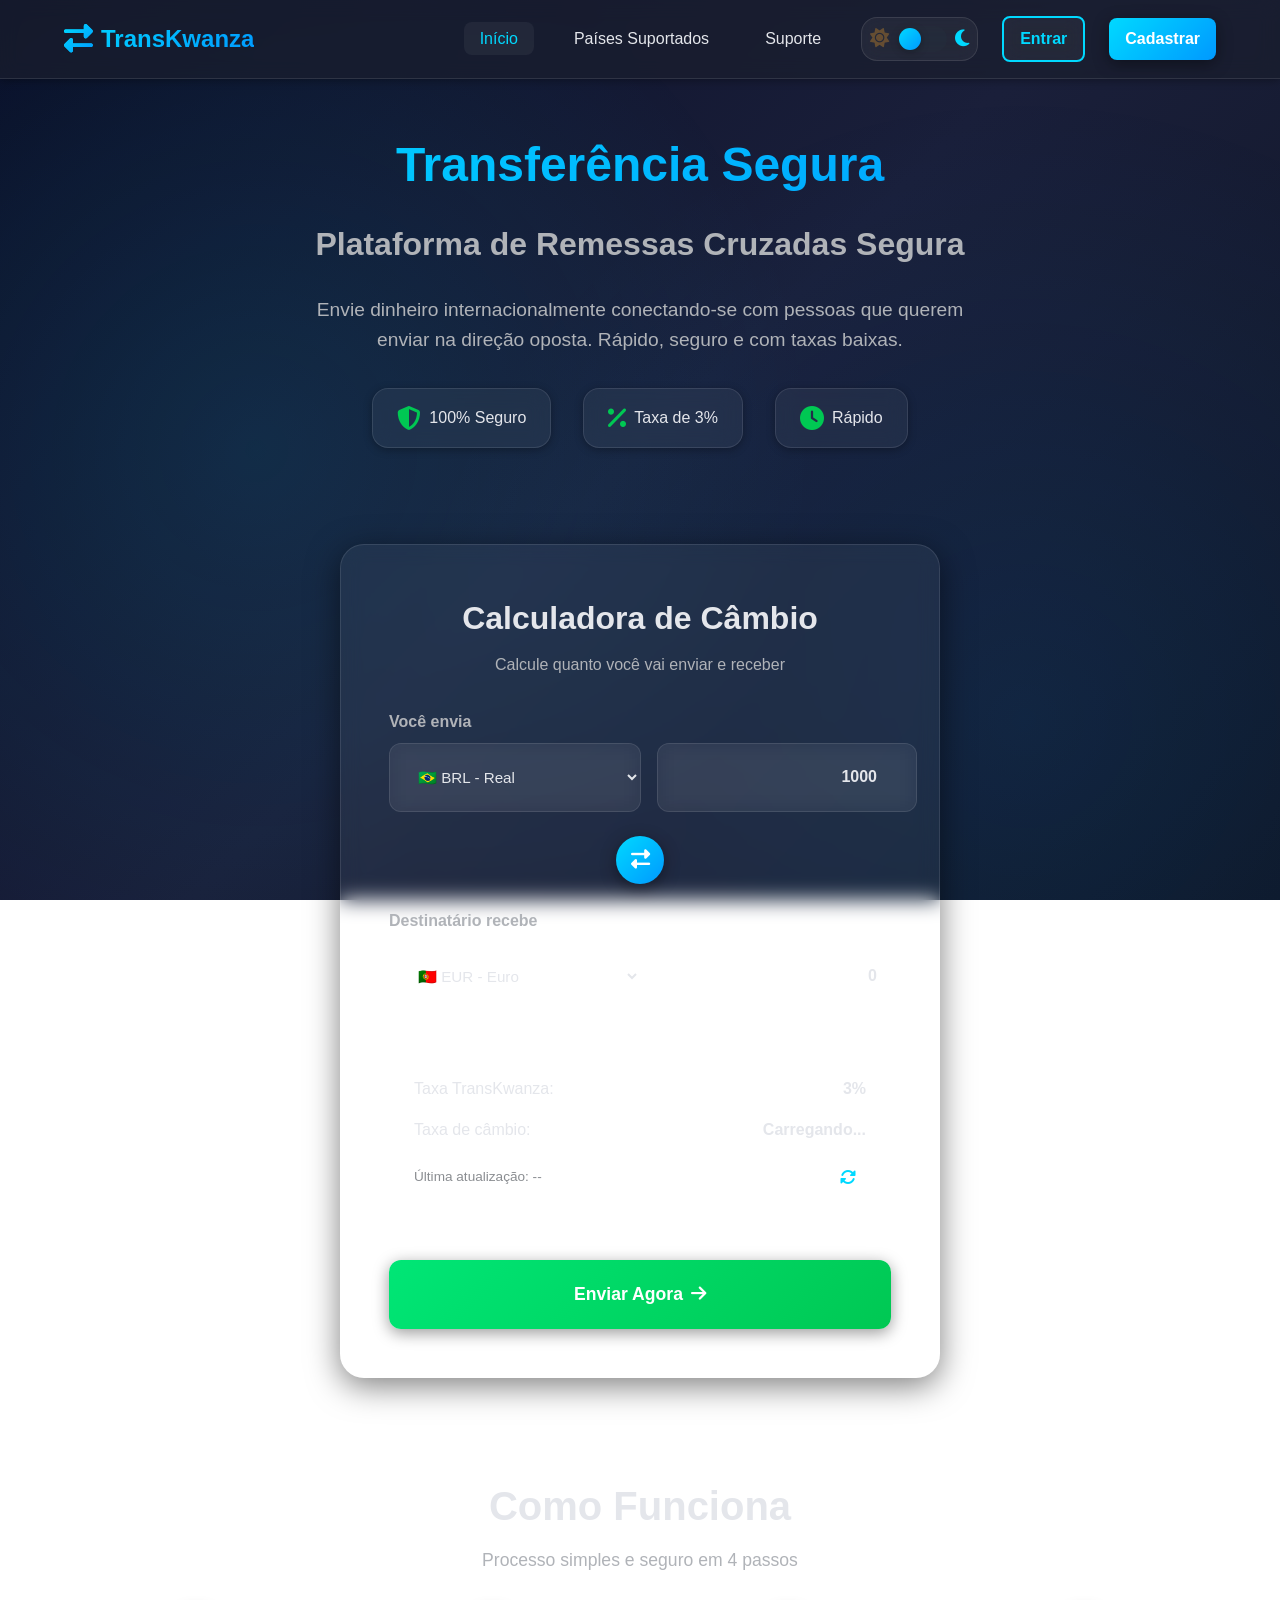
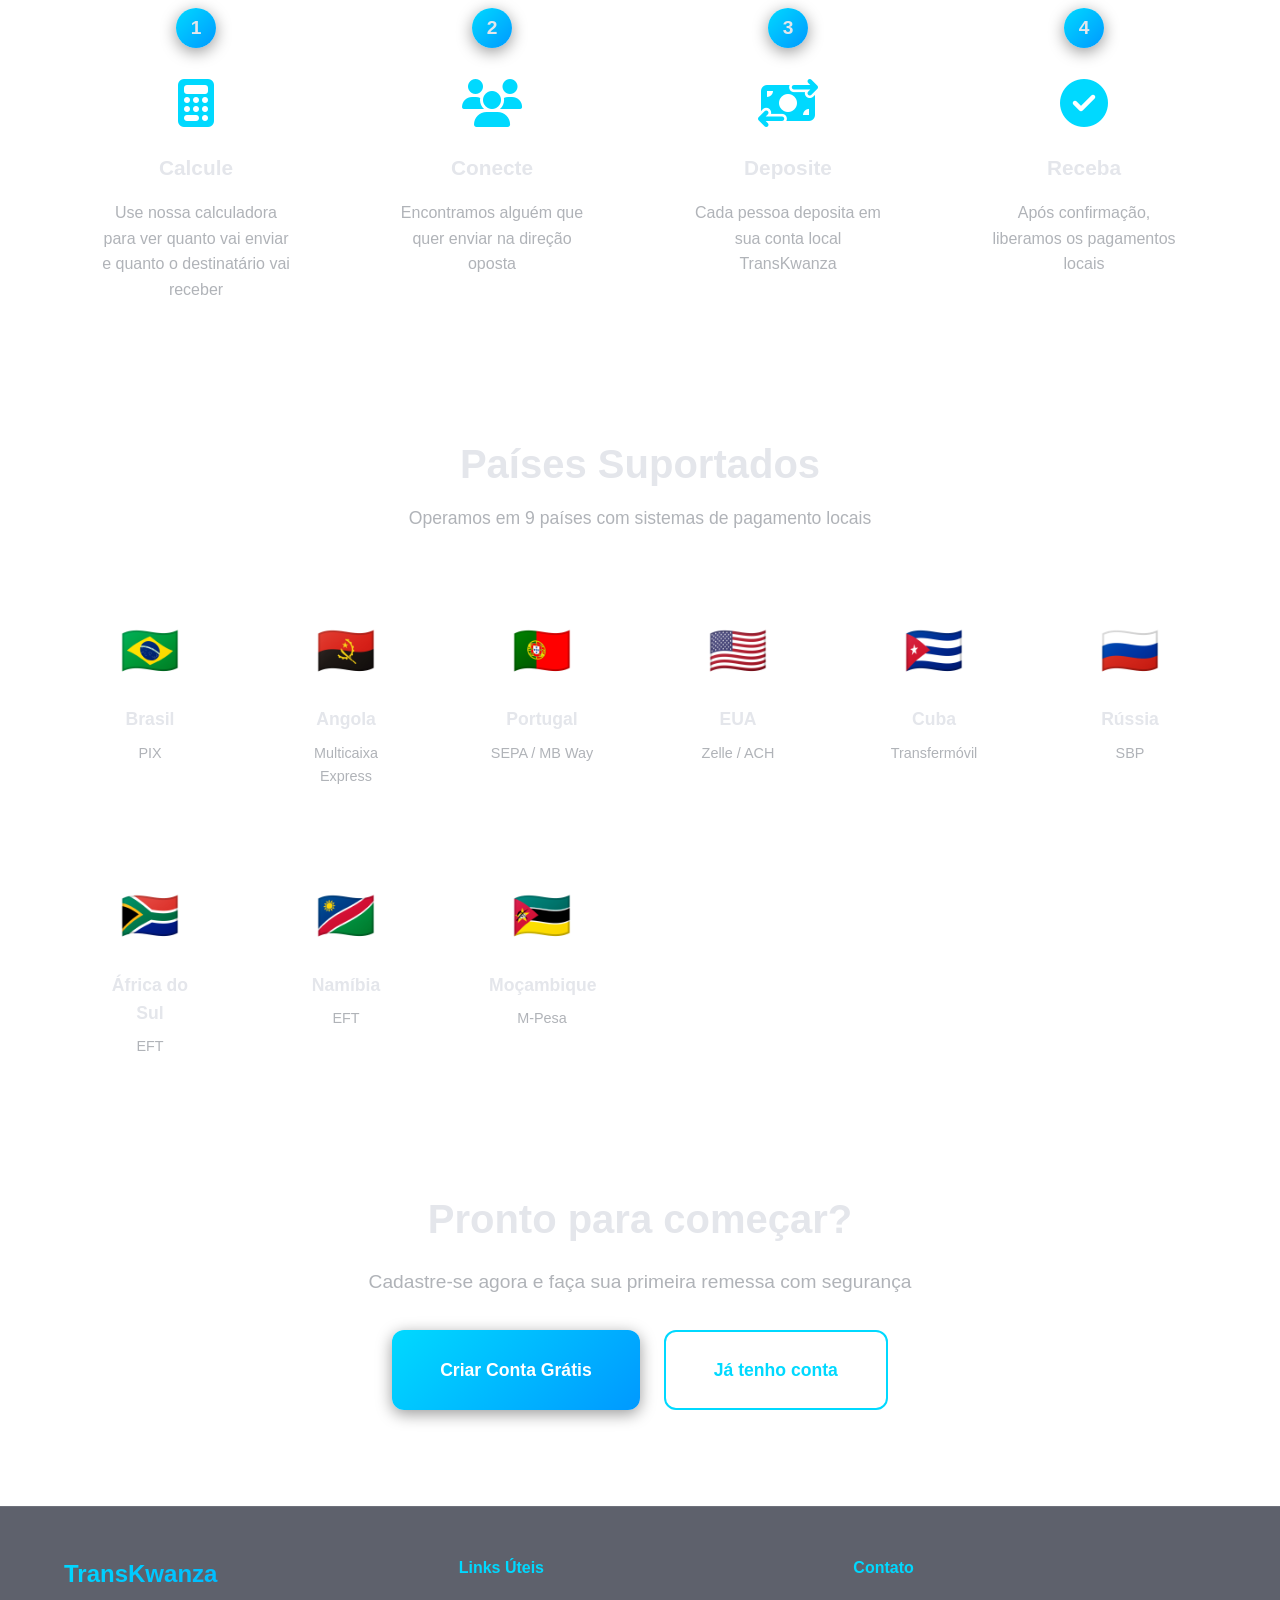
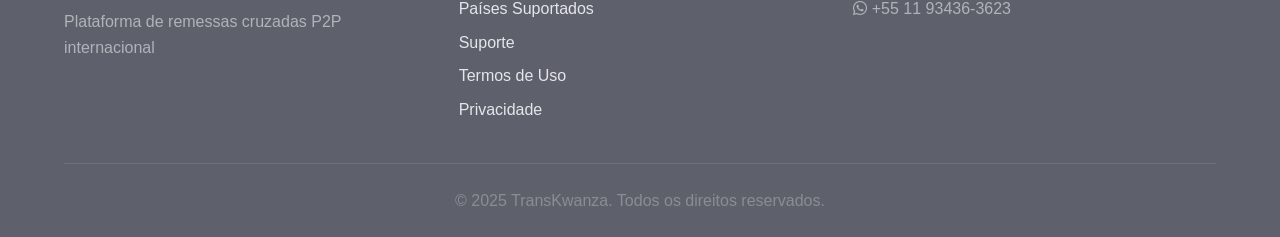
<file: index.html>
<!DOCTYPE html>
<html lang="pt-BR">
<head>
    <meta charset="UTF-8">
    <meta name="viewport" content="width=device-width, initial-scale=1.0">
    <title>TransKwanza - Plataforma de Remessas Cruzadas P2P Internacional</title>
    <link rel="stylesheet" href="css/style.css">
    <link rel="stylesheet" href="https://cdnjs.cloudflare.com/ajax/libs/font-awesome/6.4.0/css/all.min.css">
</head>
<body>
    <!-- Header -->
    <header>
        <nav class="navbar">
            <div class="container">
                <a href="index.html" class="logo">
                    <i class="fas fa-exchange-alt"></i>
                    <span>TransKwanza</span>
                </a>
                <ul class="nav-menu" id="nav-menu">
                    <li><a href="index.html" class="active">Início</a></li>
                    <li><a href="paises.html">Países Suportados</a></li>
                    <li><a href="suporte.html">Suporte</a></li>
                    <li>
                        <div class="theme-toggle" id="themeToggle">
                            <i class="fas fa-sun theme-icon-sun"></i>
                            <div class="theme-toggle-switch"></div>
                            <i class="fas fa-moon theme-icon-moon"></i>
                        </div>
                    </li>
                    <li><a href="login.html" class="btn-secondary">Entrar</a></li>
                    <li><a href="cadastro.html" class="btn-primary">Cadastrar</a></li>
                </ul>
                <div class="hamburger" id="hamburger">
                    <span></span>
                    <span></span>
                    <span></span>
                </div>
            </div>
        </nav>
    </header>

    <!-- Hero Section -->
    <section class="hero">
        <div class="container">
            <div class="hero-content">
                <h1>Transferência Segura</h1>
                <h2>Plataforma de Remessas Cruzadas Segura</h2>
                <p>Envie dinheiro internacionalmente conectando-se com pessoas que querem enviar na direção oposta. Rápido, seguro e com taxas baixas.</p>
                <div class="hero-features">
                    <div class="feature">
                        <i class="fas fa-shield-alt"></i>
                        <span>100% Seguro</span>
                    </div>
                    <div class="feature">
                        <i class="fas fa-percent"></i>
                        <span>Taxa de 3%</span>
                    </div>
                    <div class="feature">
                        <i class="fas fa-clock"></i>
                        <span>Rápido</span>
                    </div>
                </div>
            </div>
        </div>
    </section>

    <!-- Calculator Section -->
    <section class="calculator-section">
        <div class="container">
            <div class="calculator-card">
                <h2>Calculadora de Câmbio</h2>
                <p class="subtitle">Calcule quanto você vai enviar e receber</p>

                <div class="calculator">
                    <!-- Origem -->
                    <div class="currency-group">
                        <label>Você envia</label>
                        <div class="input-group">
                            <select id="fromCurrency" class="currency-select">
                                <option value="BRL" data-flag="🇧🇷">🇧🇷 BRL - Real</option>
                                <option value="USD" data-flag="🇺🇸">🇺🇸 USD - Dólar</option>
                                <option value="EUR" data-flag="🇵🇹">🇵🇹 EUR - Euro</option>
                                <option value="AOA" data-flag="🇦🇴">🇦🇴 AOA - Kwanza</option>
                                <option value="CUP" data-flag="🇨🇺">🇨🇺 CUP - Peso Cubano</option>
                                <option value="RUB" data-flag="🇷🇺">🇷🇺 RUB - Rublo</option>
                                <option value="ZAR" data-flag="🇿🇦">🇿🇦 ZAR - Rand</option>
                                <option value="NAD" data-flag="🇳🇦">🇳🇦 NAD - Dólar Namibiano</option>
                                <option value="MZN" data-flag="🇲🇿">🇲🇿 MZN - Metical</option>
                            </select>
                            <input type="number" id="fromAmount" class="amount-input" value="1000" min="0" step="0.01">
                        </div>
                    </div>

                    <!-- Swap Button -->
                    <div class="swap-container">
                        <button class="swap-btn" id="swapBtn">
                            <i class="fas fa-exchange-alt"></i>
                        </button>
                    </div>

                    <!-- Destino -->
                    <div class="currency-group">
                        <label>Destinatário recebe</label>
                        <div class="input-group">
                            <select id="toCurrency" class="currency-select">
                                <option value="EUR" data-flag="🇵🇹">🇵🇹 EUR - Euro</option>
                                <option value="BRL" data-flag="🇧🇷">🇧🇷 BRL - Real</option>
                                <option value="USD" data-flag="🇺🇸">🇺🇸 USD - Dólar</option>
                                <option value="AOA" data-flag="🇦🇴">🇦🇴 AOA - Kwanza</option>
                                <option value="CUP" data-flag="🇨🇺">🇨🇺 CUP - Peso Cubano</option>
                                <option value="RUB" data-flag="🇷🇺">🇷🇺 RUB - Rublo</option>
                                <option value="ZAR" data-flag="🇿🇦">🇿🇦 ZAR - Rand</option>
                                <option value="NAD" data-flag="🇳🇦">🇳🇦 NAD - Dólar Namibiano</option>
                                <option value="MZN" data-flag="🇲🇿">🇲🇿 MZN - Metical</option>
                            </select>
                            <input type="number" id="toAmount" class="amount-input" value="0" readonly>
                        </div>
                    </div>

                    <!-- Info -->
                    <div class="exchange-info">
                        <div class="info-row">
                            <span>Taxa TransKwanza:</span>
                            <strong>3%</strong>
                        </div>
                        <div class="info-row">
                            <span>Taxa de câmbio:</span>
                            <strong id="exchangeRate">Carregando...</strong>
                        </div>
                        <div class="info-row small">
                            <span id="lastUpdate">Última atualização: --</span>
                            <button class="btn-refresh-rates" id="refreshRatesBtn" title="Atualizar taxas de câmbio">
                                <i class="fas fa-sync-alt"></i>
                            </button>
                        </div>
                    </div>

                    <!-- Action Button -->
                    <button class="btn-send" id="sendBtn">
                        Enviar Agora
                        <i class="fas fa-arrow-right"></i>
                    </button>
                </div>
            </div>
        </div>
    </section>

    <!-- How it Works -->
    <section class="how-it-works">
        <div class="container">
            <h2>Como Funciona</h2>
            <p class="subtitle">Processo simples e seguro em 4 passos</p>

            <div class="steps">
                <div class="step">
                    <div class="step-number">1</div>
                    <i class="fas fa-calculator"></i>
                    <h3>Calcule</h3>
                    <p>Use nossa calculadora para ver quanto vai enviar e quanto o destinatário vai receber</p>
                </div>
                <div class="step">
                    <div class="step-number">2</div>
                    <i class="fas fa-users"></i>
                    <h3>Conecte</h3>
                    <p>Encontramos alguém que quer enviar na direção oposta</p>
                </div>
                <div class="step">
                    <div class="step-number">3</div>
                    <i class="fas fa-money-bill-transfer"></i>
                    <h3>Deposite</h3>
                    <p>Cada pessoa deposita em sua conta local TransKwanza</p>
                </div>
                <div class="step">
                    <div class="step-number">4</div>
                    <i class="fas fa-check-circle"></i>
                    <h3>Receba</h3>
                    <p>Após confirmação, liberamos os pagamentos locais</p>
                </div>
            </div>
        </div>
    </section>

    <!-- Countries Section -->
    <section class="countries-section">
        <div class="container">
            <h2>Países Suportados</h2>
            <p class="subtitle">Operamos em 9 países com sistemas de pagamento locais</p>

            <div class="countries-grid">
                <div class="country-card">
                    <span class="flag">🇧🇷</span>
                    <h3>Brasil</h3>
                    <p>PIX</p>
                </div>
                <div class="country-card">
                    <span class="flag">🇦🇴</span>
                    <h3>Angola</h3>
                    <p>Multicaixa Express</p>
                </div>
                <div class="country-card">
                    <span class="flag">🇵🇹</span>
                    <h3>Portugal</h3>
                    <p>SEPA / MB Way</p>
                </div>
                <div class="country-card">
                    <span class="flag">🇺🇸</span>
                    <h3>EUA</h3>
                    <p>Zelle / ACH</p>
                </div>
                <div class="country-card">
                    <span class="flag">🇨🇺</span>
                    <h3>Cuba</h3>
                    <p>Transfermóvil</p>
                </div>
                <div class="country-card">
                    <span class="flag">🇷🇺</span>
                    <h3>Rússia</h3>
                    <p>SBP</p>
                </div>
                <div class="country-card">
                    <span class="flag">🇿🇦</span>
                    <h3>África do Sul</h3>
                    <p>EFT</p>
                </div>
                <div class="country-card">
                    <span class="flag">🇳🇦</span>
                    <h3>Namíbia</h3>
                    <p>EFT</p>
                </div>
                <div class="country-card">
                    <span class="flag">🇲🇿</span>
                    <h3>Moçambique</h3>
                    <p>M-Pesa</p>
                </div>
            </div>
        </div>
    </section>

    <!-- CTA Section -->
    <section class="cta-section">
        <div class="container">
            <h2>Pronto para começar?</h2>
            <p>Cadastre-se agora e faça sua primeira remessa com segurança</p>
            <div class="cta-buttons">
                <a href="cadastro.html" class="btn-primary btn-large">Criar Conta Grátis</a>
                <a href="login.html" class="btn-secondary btn-large">Já tenho conta</a>
            </div>
        </div>
    </section>

    <!-- Footer -->
    <footer>
        <div class="container">
            <div class="footer-content">
                <div class="footer-section">
                    <h3>TransKwanza</h3>
                    <p>Plataforma de remessas cruzadas P2P internacional</p>
                </div>
                <div class="footer-section">
                    <h4>Links Úteis</h4>
                    <ul>
                        <li><a href="paises.html">Países Suportados</a></li>
                        <li><a href="suporte.html">Suporte</a></li>
                        <li><a href="termos.html">Termos de Uso</a></li>
                        <li><a href="privacidade.html">Privacidade</a></li>
                    </ul>
                </div>
                <div class="footer-section">
                    <h4>Contato</h4>
                    <p><i class="fab fa-whatsapp"></i> +55 11 93436-3623</p>
                </div>
            </div>
            <div class="footer-bottom">
                <p>&copy; 2025 TransKwanza. Todos os direitos reservados.</p>
            </div>
        </div>
    </footer>

    <script src="js/theme.js"></script>
    <script src="js/main.js"></script>
    <script src="js/currency.js"></script>
</body>
</html>
</file>
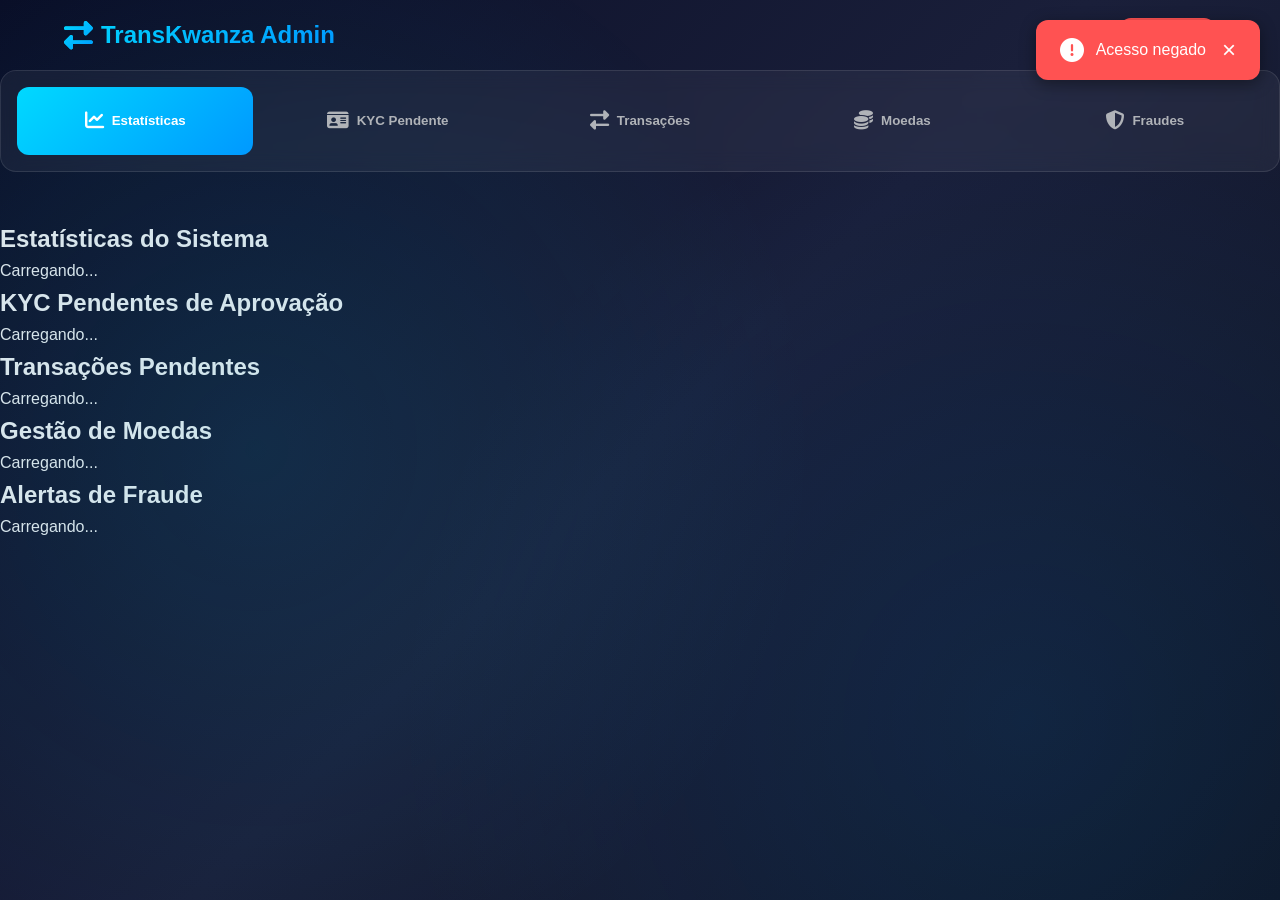
<file: admin.html>
<!DOCTYPE html>
<html lang="pt-BR" data-theme="dark">
<head>
    <meta charset="UTF-8">
    <meta name="viewport" content="width=device-width, initial-scale=1.0">
    <title>Admin - TransKwanza</title>
    <link rel="stylesheet" href="css/style.css">
    <link rel="stylesheet" href="css/dashboard.css">
    <link rel="stylesheet" href="https://cdnjs.cloudflare.com/ajax/libs/font-awesome/6.4.0/css/all.min.css">
</head>
<body>
    <div class="dashboard-container">
        <div class="dashboard-header">
            <div class="navbar">
                <div class="container">
                    <a href="index.html" class="logo">
                        <i class="fas fa-exchange-alt"></i>
                        <span>TransKwanza Admin</span>
                    </a>
                    <div class="nav-right">
                        <button class="btn-logout" id="logoutBtn">
                            <i class="fas fa-sign-out-alt"></i> Sair
                        </button>
                    </div>
                </div>
            </div>
        </div>

        <div class="dashboard-content">
            <div class="tabs-nav">
                <button class="tab-btn active" data-tab="stats"><i class="fas fa-chart-line"></i> Estatísticas</button>
                <button class="tab-btn" data-tab="kyc"><i class="fas fa-id-card"></i> KYC Pendente</button>
                <button class="tab-btn" data-tab="transactions"><i class="fas fa-exchange-alt"></i> Transações</button>
                <button class="tab-btn" data-tab="currencies"><i class="fas fa-coins"></i> Moedas</button>
                <button class="tab-btn" data-tab="fraud"><i class="fas fa-shield-alt"></i> Fraudes</button>
            </div>

            <div class="tabs-content">
                <div class="tab-pane active" id="stats">
                    <h2>Estatísticas do Sistema</h2>
                    <div id="statsContainer">Carregando...</div>
                </div>

                <div class="tab-pane" id="kyc">
                    <h2>KYC Pendentes de Aprovação</h2>
                    <div id="kycContainer">Carregando...</div>
                </div>

                <div class="tab-pane" id="transactions">
                    <h2>Transações Pendentes</h2>
                    <div id="transactionsContainer">Carregando...</div>
                </div>

                <div class="tab-pane" id="currencies">
                    <h2>Gestão de Moedas</h2>
                    <div id="currenciesContainer">Carregando...</div>
                </div>

                <div class="tab-pane" id="fraud">
                    <h2>Alertas de Fraude</h2>
                    <div id="fraudContainer">Carregando...</div>
                </div>
            </div>
        </div>
    </div>

    <div id="notification-container"></div>

    <script src="js/theme.js"></script>
    <script src="js/main.js"></script>
    <script src="js/admin.js"></script>
</body>
</html>
</file>
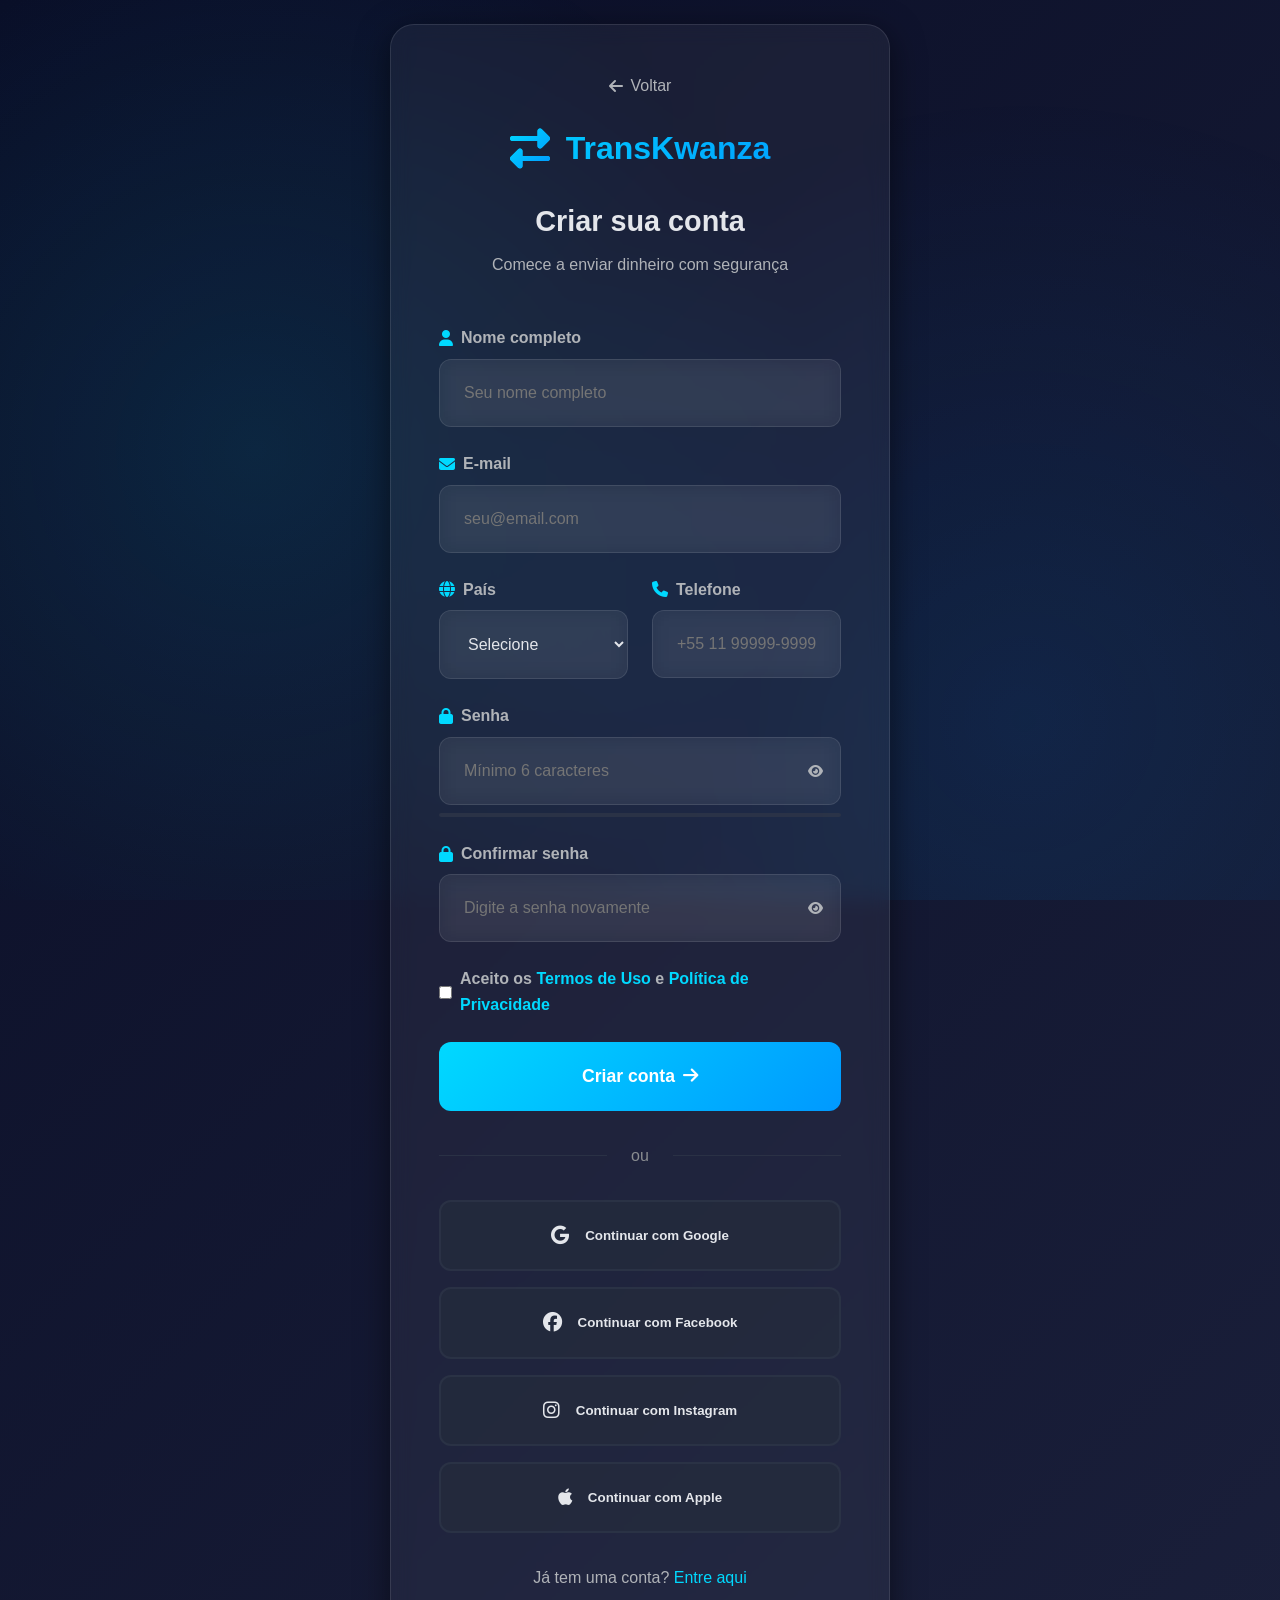
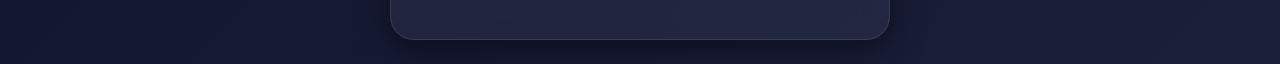
<file: cadastro.html>
<!DOCTYPE html>
<html lang="pt-BR">
<head>
    <meta charset="UTF-8">
    <meta name="viewport" content="width=device-width, initial-scale=1.0">
    <title>Cadastro - TransKwanza</title>
    <link rel="stylesheet" href="css/style.css">
    <link rel="stylesheet" href="css/auth.css">
    <link rel="stylesheet" href="https://cdnjs.cloudflare.com/ajax/libs/font-awesome/6.4.0/css/all.min.css">
</head>
<body>
    <div class="auth-container">
        <div class="auth-card">
            <div class="auth-header">
                <a href="index.html" class="back-link">
                    <i class="fas fa-arrow-left"></i> Voltar
                </a>
                <a href="index.html" class="logo-large">
                    <i class="fas fa-exchange-alt"></i>
                    <span>TransKwanza</span>
                </a>
                <h1>Criar sua conta</h1>
                <p>Comece a enviar dinheiro com segurança</p>
            </div>

            <form id="cadastroForm" class="auth-form">
                <div class="form-group">
                    <label for="name">
                        <i class="fas fa-user"></i>
                        Nome completo
                    </label>
                    <input
                        type="text"
                        id="name"
                        name="name"
                        required
                        placeholder="Seu nome completo"
                        autocomplete="name"
                    >
                </div>

                <div class="form-group">
                    <label for="email">
                        <i class="fas fa-envelope"></i>
                        E-mail
                    </label>
                    <input
                        type="email"
                        id="email"
                        name="email"
                        required
                        placeholder="seu@email.com"
                        autocomplete="email"
                    >
                </div>

                <div class="form-row">
                    <div class="form-group">
                        <label for="country">
                            <i class="fas fa-globe"></i>
                            País
                        </label>
                        <select id="country" name="country" required>
                            <option value="">Selecione</option>
                            <option value="BR" data-flag="🇧🇷">🇧🇷 Brasil</option>
                            <option value="AO" data-flag="🇦🇴">🇦🇴 Angola</option>
                            <option value="PT" data-flag="🇵🇹">🇵🇹 Portugal</option>
                            <option value="US" data-flag="🇺🇸">🇺🇸 Estados Unidos</option>
                            <option value="CU" data-flag="🇨🇺">🇨🇺 Cuba</option>
                            <option value="RU" data-flag="🇷🇺">🇷🇺 Rússia</option>
                            <option value="ZA" data-flag="🇿🇦">🇿🇦 África do Sul</option>
                            <option value="NA" data-flag="🇳🇦">🇳🇦 Namíbia</option>
                            <option value="MZ" data-flag="🇲🇿">🇲🇿 Moçambique</option>
                        </select>
                    </div>

                    <div class="form-group">
                        <label for="phone">
                            <i class="fas fa-phone"></i>
                            Telefone
                        </label>
                        <input
                            type="tel"
                            id="phone"
                            name="phone"
                            required
                            placeholder="+55 11 99999-9999"
                            autocomplete="tel"
                        >
                    </div>
                </div>

                <div class="form-group">
                    <label for="password">
                        <i class="fas fa-lock"></i>
                        Senha
                    </label>
                    <div class="password-input">
                        <input
                            type="password"
                            id="password"
                            name="password"
                            required
                            placeholder="Mínimo 6 caracteres"
                            autocomplete="new-password"
                            minlength="6"
                        >
                        <button type="button" class="toggle-password" id="togglePassword">
                            <i class="fas fa-eye"></i>
                        </button>
                    </div>
                    <div class="password-strength" id="passwordStrength"></div>
                </div>

                <div class="form-group">
                    <label for="confirmPassword">
                        <i class="fas fa-lock"></i>
                        Confirmar senha
                    </label>
                    <div class="password-input">
                        <input
                            type="password"
                            id="confirmPassword"
                            name="confirmPassword"
                            required
                            placeholder="Digite a senha novamente"
                            autocomplete="new-password"
                            minlength="6"
                        >
                        <button type="button" class="toggle-password" id="toggleConfirmPassword">
                            <i class="fas fa-eye"></i>
                        </button>
                    </div>
                </div>

                <div class="form-group">
                    <label class="checkbox-label">
                        <input type="checkbox" id="acceptTerms" name="acceptTerms" required>
                        <span>Aceito os <a href="termos.html" target="_blank" class="link-primary">Termos de Uso</a> e <a href="privacidade.html" target="_blank" class="link-primary">Política de Privacidade</a></span>
                    </label>
                </div>

                <button type="submit" class="btn-submit">
                    Criar conta
                    <i class="fas fa-arrow-right"></i>
                </button>
            </form>

            <div class="auth-divider">
                <span>ou</span>
            </div>

            <div class="social-login">
                <button class="btn-social btn-google" onclick="SocialLogin.google()">
                    <i class="fab fa-google"></i>
                    Continuar com Google
                </button>
                <button class="btn-social btn-facebook" onclick="SocialLogin.facebook()">
                    <i class="fab fa-facebook"></i>
                    Continuar com Facebook
                </button>
                <button class="btn-social btn-instagram" onclick="SocialLogin.instagram()">
                    <i class="fab fa-instagram"></i>
                    Continuar com Instagram
                </button>
                <button class="btn-social btn-apple" onclick="SocialLogin.apple()">
                    <i class="fab fa-apple"></i>
                    Continuar com Apple
                </button>
            </div>

            <div class="auth-footer">
                <p>Já tem uma conta? <a href="login.html" class="link-primary">Entre aqui</a></p>
            </div>
        </div>
    </div>

    <script src="js/theme.js"></script>
    <script src="js/main.js"></script>
    <script src="js/social-login.js"></script>
    <script src="js/auth.js"></script>
</body>
</html>
</file>
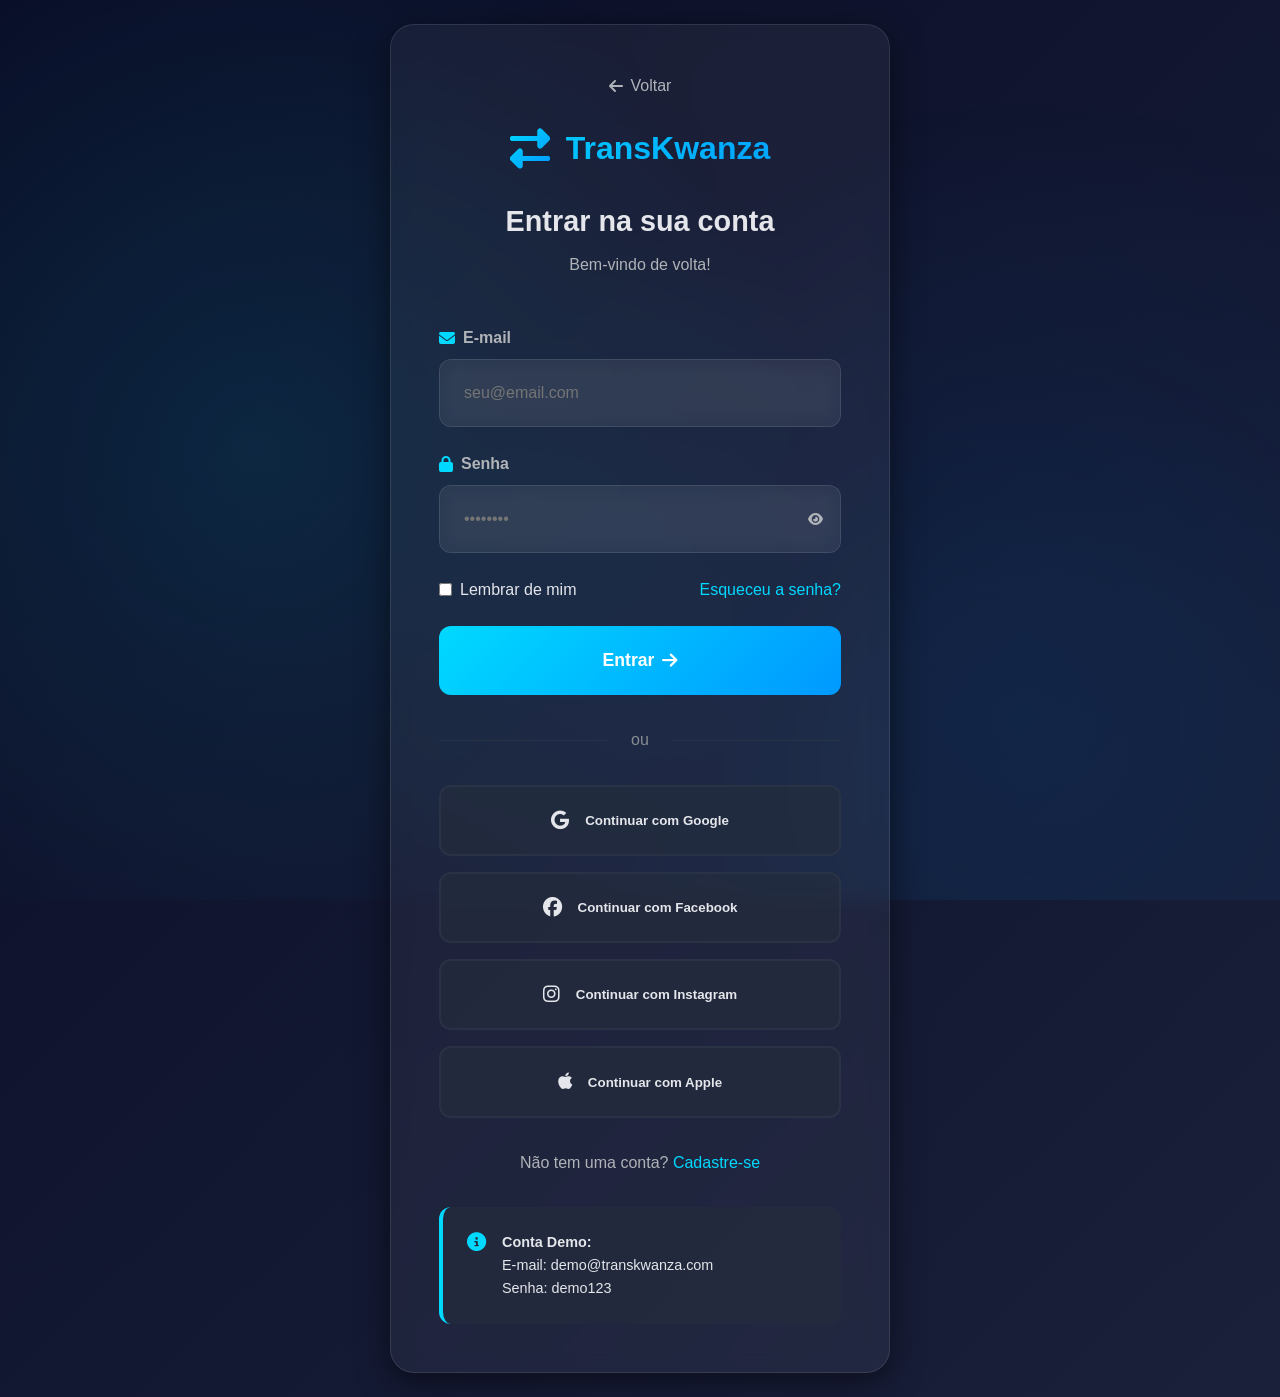
<file: dashboard.html>
<!DOCTYPE html>
<html lang="pt-BR">
<head>
    <meta charset="UTF-8">
    <meta name="viewport" content="width=device-width, initial-scale=1.0">
    <title>Dashboard - TransKwanza</title>
    <link rel="stylesheet" href="css/style.css">
    <link rel="stylesheet" href="css/dashboard.css">
    <link rel="stylesheet" href="https://cdnjs.cloudflare.com/ajax/libs/font-awesome/6.4.0/css/all.min.css">
</head>
<body>
    <!-- Header -->
    <header class="dashboard-header">
        <nav class="navbar">
            <div class="container">
                <a href="dashboard.html" class="logo">
                    <i class="fas fa-exchange-alt"></i>
                    <span>TransKwanza</span>
                </a>
                <div class="nav-right">
                    <div class="theme-toggle" id="themeToggle">
                        <i class="fas fa-sun theme-icon-sun"></i>
                        <div class="theme-toggle-switch"></div>
                        <i class="fas fa-moon theme-icon-moon"></i>
                    </div>
                    <div class="user-info">
                        <i class="fas fa-user-circle"></i>
                        <span id="userName">Usuário</span>
                    </div>
                    <button class="btn-logout" id="logoutBtn">
                        <i class="fas fa-sign-out-alt"></i>
                        <span>Sair</span>
                    </button>
                </div>
            </div>
        </nav>
    </header>

    <!-- Main Content -->
    <main class="dashboard-main">
        <div class="container">
            <!-- Tabs Navigation -->
            <div class="tabs-nav">
                <button class="tab-btn active" data-tab="propostas-disponiveis">
                    <i class="fas fa-search"></i>
                    <span>Propostas Disponíveis</span>
                </button>
                <button class="tab-btn" data-tab="calculadora">
                    <i class="fas fa-calculator"></i>
                    <span>Calculadora</span>
                </button>
                <button class="tab-btn" data-tab="minhas-propostas">
                    <i class="fas fa-list-alt"></i>
                    <span>Minhas Propostas</span>
                </button>
            </div>

            <!-- Tab: Propostas Disponíveis -->
            <div class="tab-content active" id="propostas-disponiveis">
                <div class="tab-header">
                    <h2>Propostas Disponíveis</h2>
                    <p>Encontre propostas de outros usuários e conecte-se</p>
                </div>

                <!-- Filters -->
                <div class="filters-section">
                    <div class="filter-group">
                        <label>
                            <i class="fas fa-arrow-up"></i>
                            Moeda de Origem
                        </label>
                        <select id="filterFromCurrency" class="filter-select">
                            <option value="">Todas</option>
                            <option value="BRL">🇧🇷 BRL - Real</option>
                            <option value="USD">🇺🇸 USD - Dólar</option>
                            <option value="EUR">🇵🇹 EUR - Euro</option>
                            <option value="AOA">🇦🇴 AOA - Kwanza</option>
                            <option value="CUP">🇨🇺 CUP - Peso Cubano</option>
                            <option value="RUB">🇷🇺 RUB - Rublo</option>
                            <option value="ZAR">🇿🇦 ZAR - Rand</option>
                            <option value="NAD">🇳🇦 NAD - Dólar Namibiano</option>
                            <option value="MZN">🇲🇿 MZN - Metical</option>
                        </select>
                    </div>

                    <div class="filter-arrow">
                        <i class="fas fa-arrow-right"></i>
                    </div>

                    <div class="filter-group">
                        <label>
                            <i class="fas fa-arrow-down"></i>
                            Moeda de Destino
                        </label>
                        <select id="filterToCurrency" class="filter-select">
                            <option value="">Todas</option>
                            <option value="BRL">🇧🇷 BRL - Real</option>
                            <option value="USD">🇺🇸 USD - Dólar</option>
                            <option value="EUR">🇵🇹 EUR - Euro</option>
                            <option value="AOA">🇦🇴 AOA - Kwanza</option>
                            <option value="CUP">🇨🇺 CUP - Peso Cubano</option>
                            <option value="RUB">🇷🇺 RUB - Rublo</option>
                            <option value="ZAR">🇿🇦 ZAR - Rand</option>
                            <option value="NAD">🇳🇦 NAD - Dólar Namibiano</option>
                            <option value="MZN">🇲🇿 MZN - Metical</option>
                        </select>
                    </div>

                    <button class="btn-filter" id="applyFilters">
                        <i class="fas fa-filter"></i>
                        Filtrar
                    </button>
                </div>

                <!-- Proposals List -->
                <div class="proposals-list" id="proposalsList">
                    <!-- Will be populated by JavaScript -->
                </div>
            </div>

            <!-- Tab: Calculadora -->
            <div class="tab-content" id="calculadora">
                <div class="tab-header">
                    <h2>Calculadora de Câmbio</h2>
                    <p>Calcule e crie uma nova proposta</p>
                </div>

                <div class="calculator-card">
                    <div class="calculator">
                        <!-- Origem -->
                        <div class="currency-group">
                            <label>Você envia</label>
                            <div class="input-group">
                                <select id="calcFromCurrency" class="currency-select">
                                    <option value="BRL">🇧🇷 BRL - Real</option>
                                    <option value="USD">🇺🇸 USD - Dólar</option>
                                    <option value="EUR">🇵🇹 EUR - Euro</option>
                                    <option value="AOA">🇦🇴 AOA - Kwanza</option>
                                    <option value="CUP">🇨🇺 CUP - Peso Cubano</option>
                                    <option value="RUB">🇷🇺 RUB - Rublo</option>
                                    <option value="ZAR">🇿🇦 ZAR - Rand</option>
                                    <option value="NAD">🇳🇦 NAD - Dólar Namibiano</option>
                                    <option value="MZN">🇲🇿 MZN - Metical</option>
                                </select>
                                <input type="number" id="calcFromAmount" class="amount-input" value="1000" min="0" step="0.01">
                            </div>
                        </div>

                        <!-- Swap Button -->
                        <div class="swap-container">
                            <button class="swap-btn" id="calcSwapBtn">
                                <i class="fas fa-exchange-alt"></i>
                            </button>
                        </div>

                        <!-- Destino -->
                        <div class="currency-group">
                            <label>Destinatário recebe</label>
                            <div class="input-group">
                                <select id="calcToCurrency" class="currency-select">
                                    <option value="EUR">🇵🇹 EUR - Euro</option>
                                    <option value="BRL">🇧🇷 BRL - Real</option>
                                    <option value="USD">🇺🇸 USD - Dólar</option>
                                    <option value="AOA">🇦🇴 AOA - Kwanza</option>
                                    <option value="CUP">🇨🇺 CUP - Peso Cubano</option>
                                    <option value="RUB">🇷🇺 RUB - Rublo</option>
                                    <option value="ZAR">🇿🇦 ZAR - Rand</option>
                                    <option value="NAD">🇳🇦 NAD - Dólar Namibiano</option>
                                    <option value="MZN">🇲🇿 MZN - Metical</option>
                                </select>
                                <input type="number" id="calcToAmount" class="amount-input" value="0" readonly>
                            </div>
                        </div>

                        <!-- Info -->
                        <div class="exchange-info">
                            <div class="info-row">
                                <span>Taxa TransKwanza:</span>
                                <strong>3%</strong>
                            </div>
                            <div class="info-row">
                                <span>Taxa de câmbio:</span>
                                <strong id="calcExchangeRate">Carregando...</strong>
                            </div>
                            <div class="info-row small">
                                <span id="calcLastUpdate">Última atualização: --</span>
                                <button class="btn-refresh-rates" id="dashboardRefreshRatesBtn" title="Atualizar taxas de câmbio">
                                    <i class="fas fa-sync-alt"></i>
                                </button>
                            </div>
                        </div>

                        <!-- Action Button -->
                        <button class="btn-send" id="createProposalBtn">
                            Criar Proposta
                            <i class="fas fa-arrow-right"></i>
                        </button>
                    </div>
                </div>
            </div>

            <!-- Tab: Minhas Propostas -->
            <div class="tab-content" id="minhas-propostas">
                <div class="tab-header">
                    <h2>Minhas Propostas</h2>
                    <p>Gerencie suas propostas ativas</p>
                </div>

                <div class="my-proposals-list" id="myProposalsList">
                    <!-- Will be populated by JavaScript -->
                </div>
            </div>
        </div>
    </main>

    <!-- Modal: Nova Proposta -->
    <div class="modal" id="newProposalModal">
        <div class="modal-content">
            <div class="modal-header">
                <h3>Nova Proposta</h3>
                <button class="modal-close" id="closeModal">
                    <i class="fas fa-times"></i>
                </button>
            </div>

            <form id="newProposalForm" class="modal-form">
                <div class="form-group">
                    <label>Você está enviando</label>
                    <div class="readonly-field">
                        <span id="modalFromCurrency">BRL</span>
                        <span id="modalFromAmount">1,000.00</span>
                    </div>
                </div>

                <div class="form-group">
                    <label>Destinatário receberá</label>
                    <div class="readonly-field">
                        <span id="modalToCurrency">EUR</span>
                        <span id="modalToAmount">180.00</span>
                    </div>
                </div>

                <div class="form-divider"></div>

                <h4>Dados do Destinatário</h4>

                <div class="form-group">
                    <label>Nome completo</label>
                    <input type="text" id="recipientName" required placeholder="Nome do destinatário">
                </div>

                <div class="form-group">
                    <label>E-mail</label>
                    <input type="email" id="recipientEmail" required placeholder="email@exemplo.com">
                </div>

                <div class="form-group">
                    <label>Telefone</label>
                    <input type="tel" id="recipientPhone" required placeholder="+351 912 345 678">
                </div>

                <div class="form-group">
                    <label>Método de Pagamento</label>
                    <div class="readonly-field">
                        <span id="modalPaymentMethod">SEPA / MB Way</span>
                    </div>
                </div>

                <div class="modal-actions">
                    <button type="button" class="btn-secondary" id="cancelModal">Cancelar</button>
                    <button type="submit" class="btn-primary">
                        <i class="fas fa-check"></i>
                        Criar Proposta
                    </button>
                </div>
            </form>
        </div>
    </div>

    <!-- Modal: Aceitar Proposta -->
    <div class="modal" id="acceptProposalModal">
        <div class="modal-content">
            <div class="modal-header">
                <h3>Aceitar Proposta</h3>
                <button class="modal-close" id="closeAcceptModal">
                    <i class="fas fa-times"></i>
                </button>
            </div>

            <form id="acceptProposalForm" class="modal-form">
                <div class="form-group">
                    <label>Valor da proposta</label>
                    <div class="readonly-field">
                        <span id="acceptFromCurrency">BRL</span>
                        <span id="acceptFromAmount">1,000.00</span>
                    </div>
                </div>

                <div class="form-divider"></div>

                <h4>Dados do Destinatário</h4>

                <div class="form-group">
                    <label>Nome completo</label>
                    <input type="text" id="acceptRecipientName" required placeholder="Nome do destinatário">
                </div>

                <div class="form-group">
                    <label>E-mail</label>
                    <input type="email" id="acceptRecipientEmail" required placeholder="email@exemplo.com">
                </div>

                <div class="form-group">
                    <label>Telefone</label>
                    <input type="tel" id="acceptRecipientPhone" required placeholder="+55 11 99999-9999">
                </div>

                <input type="hidden" id="acceptProposalId">

                <div class="modal-actions">
                    <button type="button" class="btn-secondary" id="cancelAcceptModal">Cancelar</button>
                    <button type="submit" class="btn-primary">
                        <i class="fas fa-check"></i>
                        Confirmar
                    </button>
                </div>
            </form>
        </div>
    </div>

    <script src="js/theme.js"></script>
    <script src="js/main.js"></script>
    <script src="js/currency.js"></script>
    <script src="js/dashboard.js"></script>
</body>
</html>
</file>
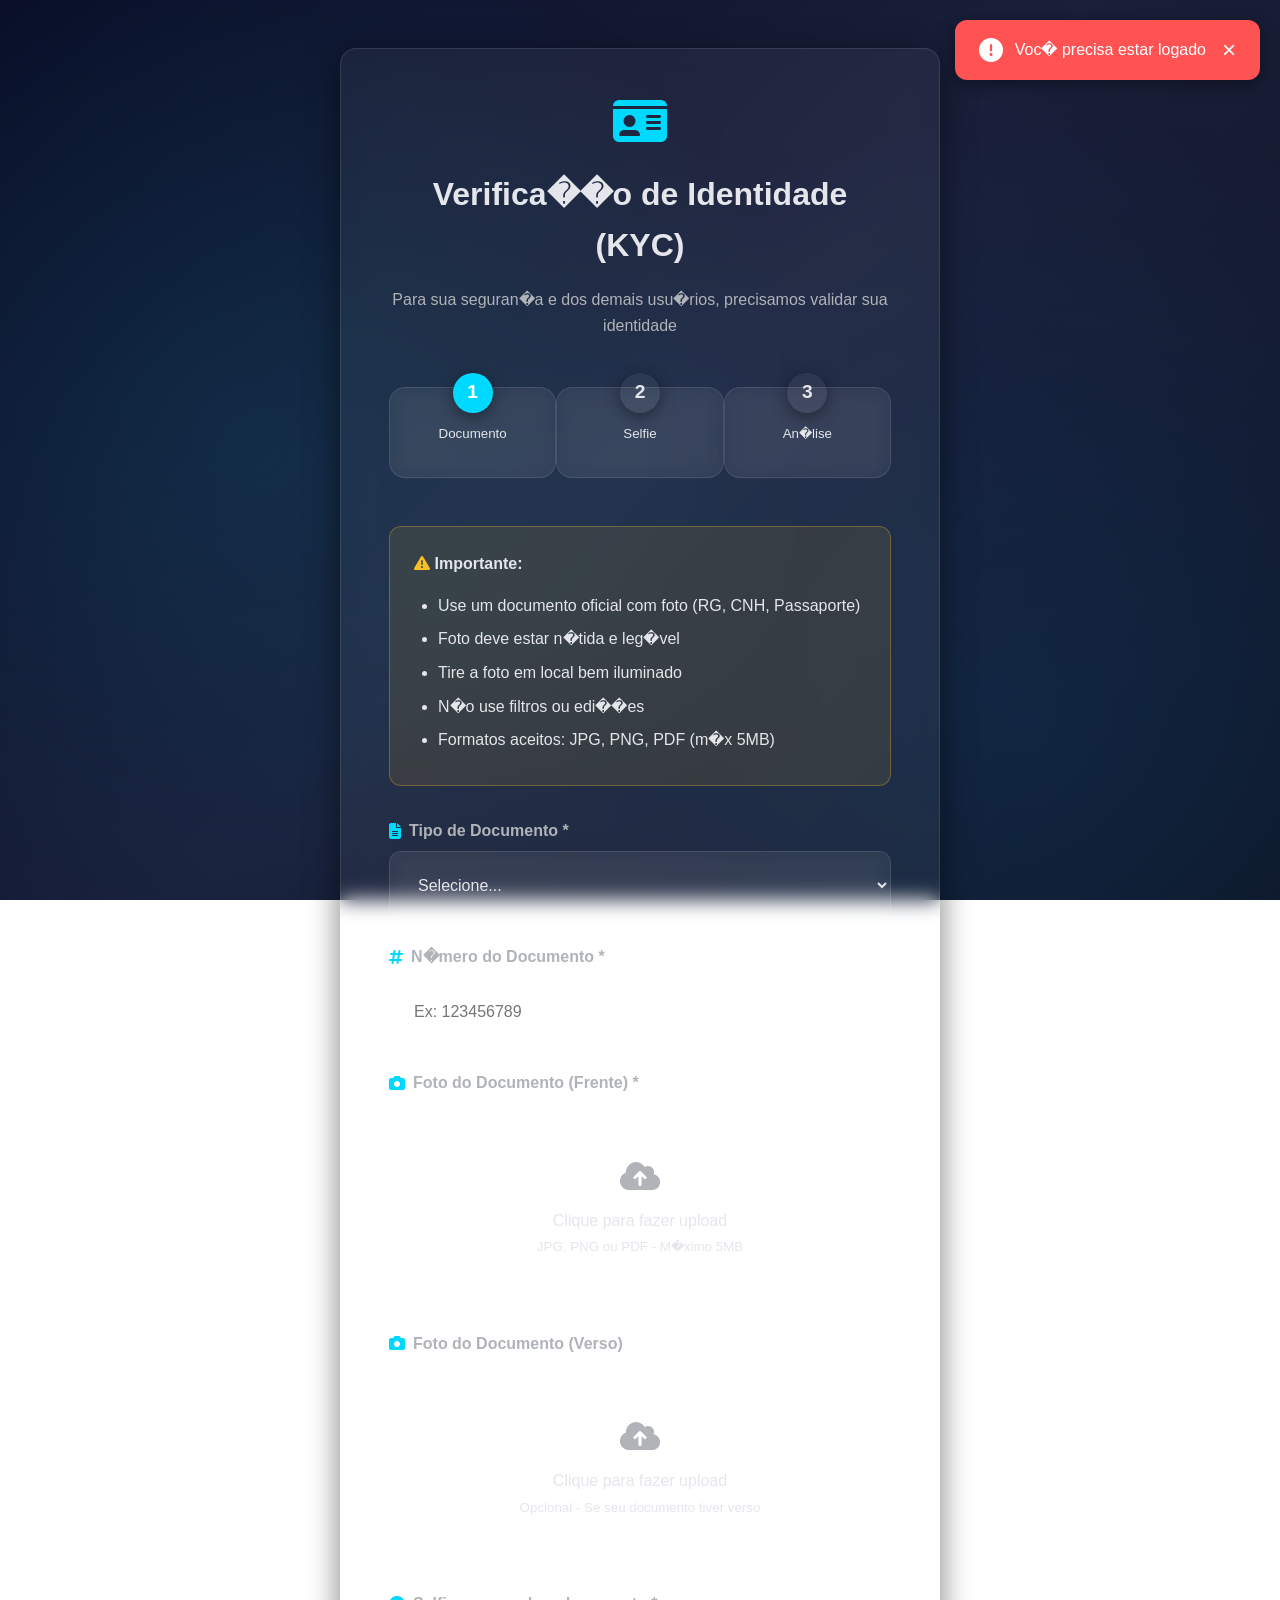
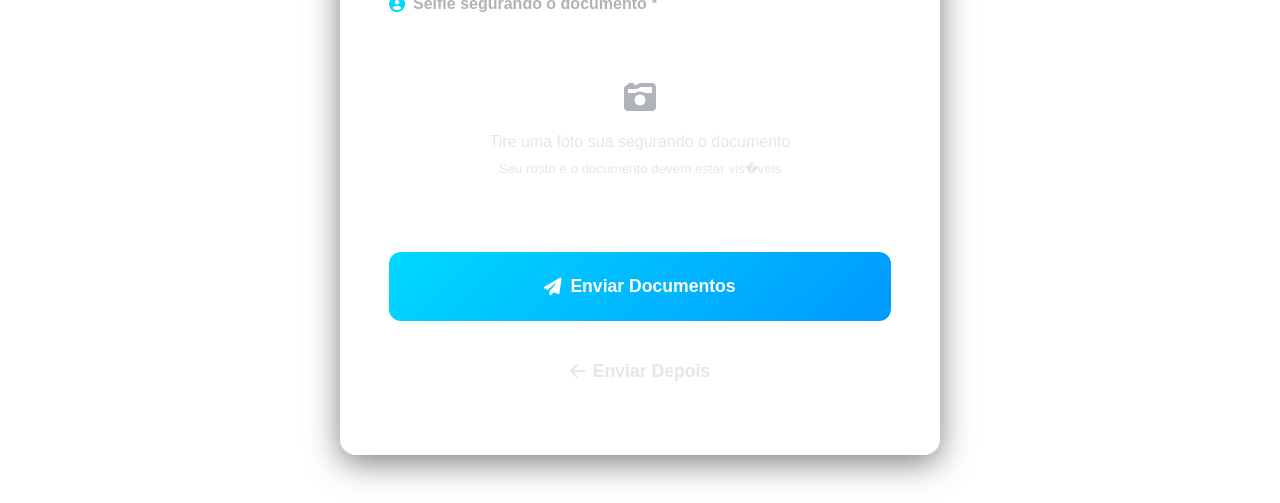
<file: kyc.html>
<!DOCTYPE html>
<html lang="pt-BR" data-theme="dark">
<head>
    <meta charset="UTF-8">
    <meta name="viewport" content="width=device-width, initial-scale=1.0">
    <title>Verifica��o de Identidade - TransKwanza</title>
    <link rel="stylesheet" href="css/style.css">
    <link rel="stylesheet" href="css/auth.css">
    <link rel="stylesheet" href="https://cdnjs.cloudflare.com/ajax/libs/font-awesome/6.4.0/css/all.min.css">
    <style>
        .kyc-container {
            min-height: 100vh;
            padding: var(--spacing-xl) var(--spacing-md);
            display: flex;
            justify-content: center;
            align-items: center;
        }

        .kyc-card {
            background: var(--bg-glass);
            backdrop-filter: var(--glass-blur);
            border: var(--glass-border);
            border-radius: var(--radius-lg);
            box-shadow: var(--shadow-lg);
            padding: var(--spacing-xl);
            max-width: 600px;
            width: 100%;
        }

        .kyc-header {
            text-align: center;
            margin-bottom: var(--spacing-xl);
        }

        .kyc-header i {
            font-size: 3rem;
            color: var(--accent-primary);
            margin-bottom: var(--spacing-md);
        }

        .kyc-header h1 {
            margin-bottom: var(--spacing-sm);
        }

        .kyc-header p {
            color: var(--text-secondary);
        }

        .kyc-steps {
            display: flex;
            justify-content: space-between;
            margin-bottom: var(--spacing-xl);
        }

        .step {
            flex: 1;
            text-align: center;
            position: relative;
        }

        .step:not(:last-child)::after {
            content: '';
            position: absolute;
            top: 20px;
            right: -50%;
            width: 100%;
            height: 2px;
            background: var(--border-color);
        }

        .step-number {
            width: 40px;
            height: 40px;
            border-radius: 50%;
            background: var(--bg-glass);
            border: 2px solid var(--border-color);
            display: flex;
            align-items: center;
            justify-content: center;
            margin: 0 auto var(--spacing-sm);
            font-weight: bold;
        }

        .step.active .step-number {
            background: var(--accent-primary);
            border-color: var(--accent-primary);
            color: white;
        }

        .step.completed .step-number {
            background: var(--success-color);
            border-color: var(--success-color);
            color: white;
        }

        .file-upload {
            border: 2px dashed var(--border-color);
            border-radius: var(--radius-md);
            padding: var(--spacing-xl);
            text-align: center;
            cursor: pointer;
            transition: all 0.3s ease;
            margin-top: var(--spacing-sm);
        }

        .file-upload:hover {
            border-color: var(--accent-primary);
            background: rgba(0, 217, 255, 0.05);
        }

        .file-upload.has-file {
            border-color: var(--success-color);
            background: rgba(52, 211, 153, 0.1);
        }

        .file-upload i {
            font-size: 2rem;
            color: var(--text-secondary);
            margin-bottom: var(--spacing-sm);
        }

        .file-preview {
            margin-top: var(--spacing-md);
            display: none;
        }

        .file-preview img {
            max-width: 100%;
            max-height: 200px;
            border-radius: var(--radius-md);
        }

        .file-info {
            margin-top: var(--spacing-sm);
            padding: var(--spacing-sm);
            background: var(--bg-glass);
            border-radius: var(--radius-sm);
            font-size: 0.875rem;
        }

        .warning-box {
            background: rgba(251, 191, 36, 0.1);
            border: 1px solid rgba(251, 191, 36, 0.3);
            border-radius: var(--radius-md);
            padding: var(--spacing-md);
            margin: var(--spacing-lg) 0;
        }

        .warning-box i {
            color: #fbbf24;
        }

        .warning-box ul {
            margin: var(--spacing-sm) 0 0 var(--spacing-md);
            list-style: disc;
        }

        .warning-box li {
            margin: var(--spacing-xs) 0;
        }
    </style>
</head>
<body>
    <div class="kyc-container">
        <div class="kyc-card">
            <div class="kyc-header">
                <i class="fas fa-id-card"></i>
                <h1>Verifica��o de Identidade (KYC)</h1>
                <p>Para sua seguran�a e dos demais usu�rios, precisamos validar sua identidade</p>
            </div>

            <div class="kyc-steps">
                <div class="step active">
                    <div class="step-number">1</div>
                    <small>Documento</small>
                </div>
                <div class="step">
                    <div class="step-number">2</div>
                    <small>Selfie</small>
                </div>
                <div class="step">
                    <div class="step-number">3</div>
                    <small>An�lise</small>
                </div>
            </div>

            <div class="warning-box">
                <i class="fas fa-exclamation-triangle"></i>
                <strong>Importante:</strong>
                <ul>
                    <li>Use um documento oficial com foto (RG, CNH, Passaporte)</li>
                    <li>Foto deve estar n�tida e leg�vel</li>
                    <li>Tire a foto em local bem iluminado</li>
                    <li>N�o use filtros ou edi��es</li>
                    <li>Formatos aceitos: JPG, PNG, PDF (m�x 5MB)</li>
                </ul>
            </div>

            <form id="kycForm" enctype="multipart/form-data">
                <div class="form-group">
                    <label for="documentType">
                        <i class="fas fa-file-alt"></i>
                        Tipo de Documento *
                    </label>
                    <select id="documentType" name="document_type" required>
                        <option value="">Selecione...</option>
                        <option value="ID">Carteira de Identidade (RG)</option>
                        <option value="CPF">CPF</option>
                        <option value="CNH">Carteira de Motorista (CNH)</option>
                        <option value="PASSPORT">Passaporte</option>
                    </select>
                </div>

                <div class="form-group">
                    <label for="documentNumber">
                        <i class="fas fa-hashtag"></i>
                        N�mero do Documento *
                    </label>
                    <input
                        type="text"
                        id="documentNumber"
                        name="document_number"
                        required
                        placeholder="Ex: 123456789"
                    >
                </div>

                <div class="form-group">
                    <label>
                        <i class="fas fa-camera"></i>
                        Foto do Documento (Frente) *
                    </label>
                    <div class="file-upload" id="frontUpload" onclick="document.getElementById('documentFront').click()">
                        <i class="fas fa-cloud-upload-alt"></i>
                        <p>Clique para fazer upload</p>
                        <small>JPG, PNG ou PDF - M�ximo 5MB</small>
                    </div>
                    <input
                        type="file"
                        id="documentFront"
                        name="document_front"
                        accept="image/*,application/pdf"
                        required
                        style="display: none;"
                        onchange="handleFileSelect(this, 'front')"
                    >
                    <div class="file-preview" id="frontPreview"></div>
                </div>

                <div class="form-group">
                    <label>
                        <i class="fas fa-camera"></i>
                        Foto do Documento (Verso)
                    </label>
                    <div class="file-upload" id="backUpload" onclick="document.getElementById('documentBack').click()">
                        <i class="fas fa-cloud-upload-alt"></i>
                        <p>Clique para fazer upload</p>
                        <small>Opcional - Se seu documento tiver verso</small>
                    </div>
                    <input
                        type="file"
                        id="documentBack"
                        name="document_back"
                        accept="image/*,application/pdf"
                        style="display: none;"
                        onchange="handleFileSelect(this, 'back')"
                    >
                    <div class="file-preview" id="backPreview"></div>
                </div>

                <div class="form-group">
                    <label>
                        <i class="fas fa-user-circle"></i>
                        Selfie segurando o documento *
                    </label>
                    <div class="file-upload" id="selfieUpload" onclick="document.getElementById('documentSelfie').click()">
                        <i class="fas fa-camera-retro"></i>
                        <p>Tire uma foto sua segurando o documento</p>
                        <small>Seu rosto e o documento devem estar vis�veis</small>
                    </div>
                    <input
                        type="file"
                        id="documentSelfie"
                        name="document_selfie"
                        accept="image/*"
                        required
                        style="display: none;"
                        onchange="handleFileSelect(this, 'selfie')"
                    >
                    <div class="file-preview" id="selfiePreview"></div>
                </div>

                <button type="submit" class="btn-submit" id="submitBtn">
                    <i class="fas fa-paper-plane"></i>
                    Enviar Documentos
                </button>

                <button type="button" class="btn-submit" onclick="window.location.href='dashboard.html'" style="background: var(--bg-glass); color: var(--text-primary); margin-top: var(--spacing-sm);">
                    <i class="fas fa-arrow-left"></i>
                    Enviar Depois
                </button>
            </form>
        </div>
    </div>

    <!-- Notification Container -->
    <div id="notification-container"></div>

    <script src="js/theme.js"></script>
    <script src="js/main.js"></script>
    <script src="js/kyc.js"></script>
</body>
</html>
</file>
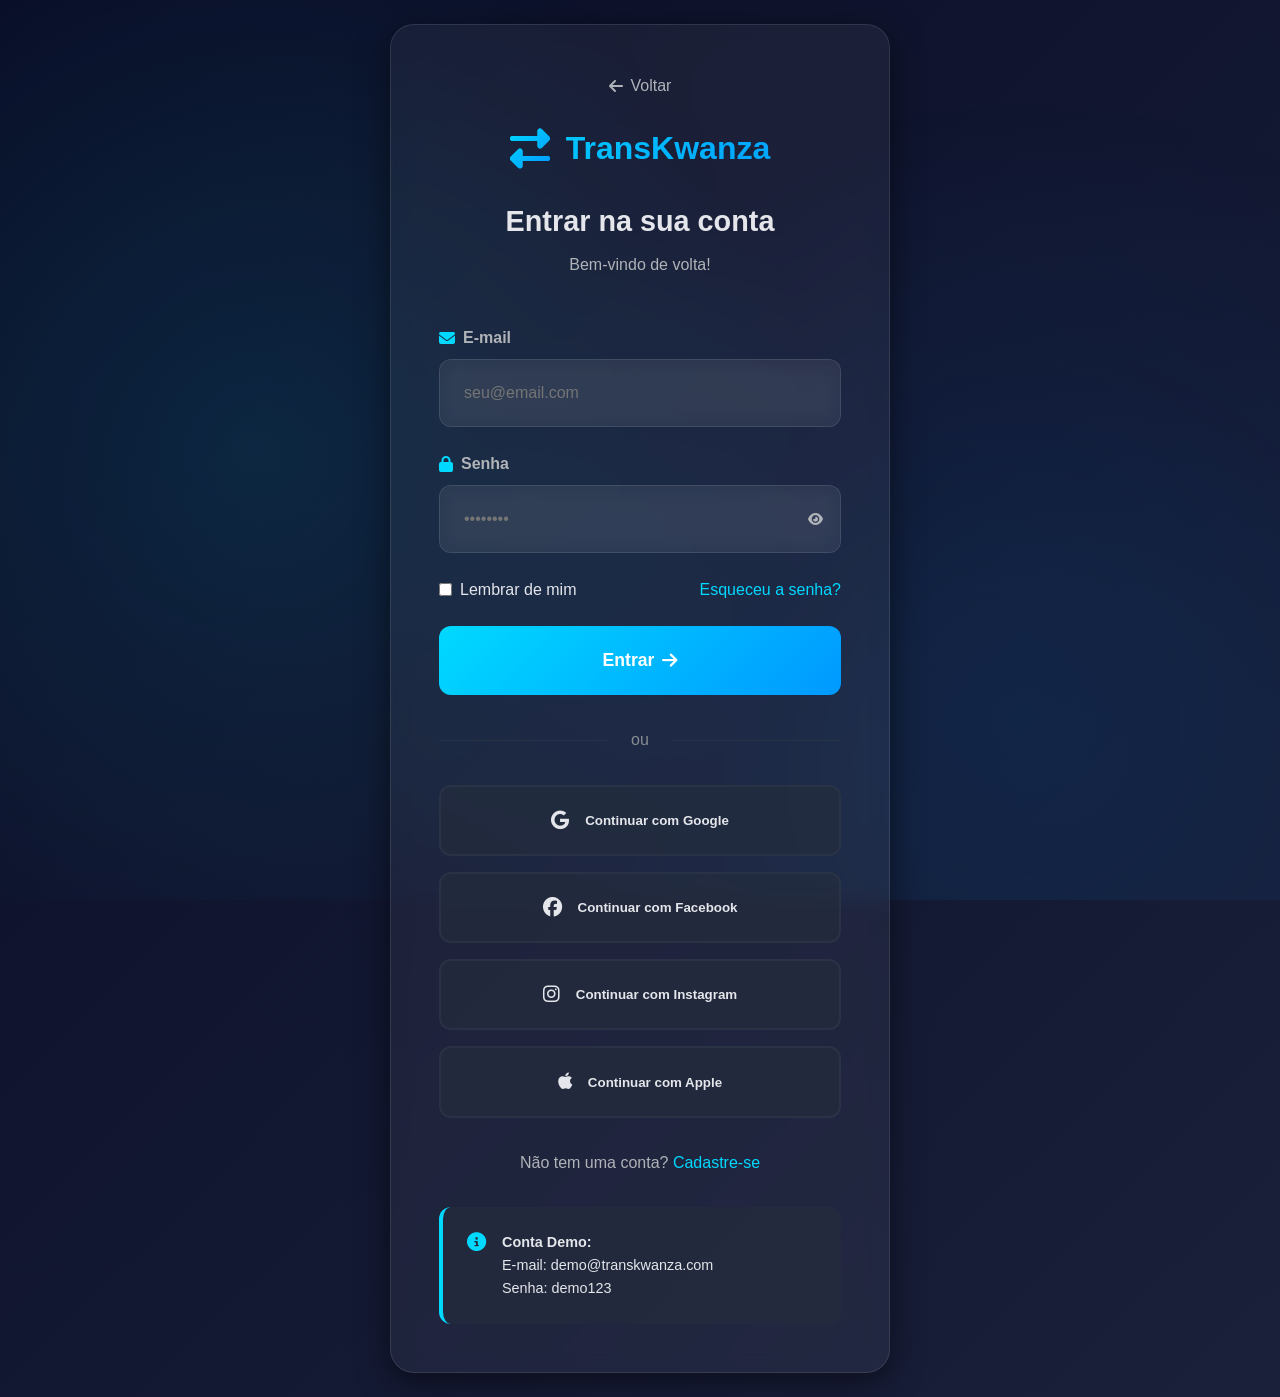
<file: login.html>
<!DOCTYPE html>
<html lang="pt-BR">
<head>
    <meta charset="UTF-8">
    <meta name="viewport" content="width=device-width, initial-scale=1.0">
    <title>Login - TransKwanza</title>
    <link rel="stylesheet" href="css/style.css">
    <link rel="stylesheet" href="css/auth.css">
    <link rel="stylesheet" href="https://cdnjs.cloudflare.com/ajax/libs/font-awesome/6.4.0/css/all.min.css">
</head>
<body>
    <div class="auth-container">
        <div class="auth-card">
            <div class="auth-header">
                <a href="index.html" class="back-link">
                    <i class="fas fa-arrow-left"></i> Voltar
                </a>
                <a href="index.html" class="logo-large">
                    <i class="fas fa-exchange-alt"></i>
                    <span>TransKwanza</span>
                </a>
                <h1>Entrar na sua conta</h1>
                <p>Bem-vindo de volta!</p>
            </div>

            <form id="loginForm" class="auth-form">
                <div class="form-group">
                    <label for="email">
                        <i class="fas fa-envelope"></i>
                        E-mail
                    </label>
                    <input
                        type="email"
                        id="email"
                        name="email"
                        required
                        placeholder="seu@email.com"
                        autocomplete="email"
                    >
                </div>

                <div class="form-group">
                    <label for="password">
                        <i class="fas fa-lock"></i>
                        Senha
                    </label>
                    <div class="password-input">
                        <input
                            type="password"
                            id="password"
                            name="password"
                            required
                            placeholder="••••••••"
                            autocomplete="current-password"
                        >
                        <button type="button" class="toggle-password" id="togglePassword">
                            <i class="fas fa-eye"></i>
                        </button>
                    </div>
                </div>

                <div class="form-options">
                    <label class="checkbox-label">
                        <input type="checkbox" id="rememberMe" name="rememberMe">
                        <span>Lembrar de mim</span>
                    </label>
                    <a href="#" class="link-primary">Esqueceu a senha?</a>
                </div>

                <button type="submit" class="btn-submit">
                    Entrar
                    <i class="fas fa-arrow-right"></i>
                </button>
            </form>

            <div class="auth-divider">
                <span>ou</span>
            </div>

            <div class="social-login">
                <button class="btn-social btn-google" onclick="SocialLogin.google()">
                    <i class="fab fa-google"></i>
                    Continuar com Google
                </button>
                <button class="btn-social btn-facebook" onclick="SocialLogin.facebook()">
                    <i class="fab fa-facebook"></i>
                    Continuar com Facebook
                </button>
                <button class="btn-social btn-instagram" onclick="SocialLogin.instagram()">
                    <i class="fab fa-instagram"></i>
                    Continuar com Instagram
                </button>
                <button class="btn-social btn-apple" onclick="SocialLogin.apple()">
                    <i class="fab fa-apple"></i>
                    Continuar com Apple
                </button>
            </div>

            <div class="auth-footer">
                <p>Não tem uma conta? <a href="cadastro.html" class="link-primary">Cadastre-se</a></p>
            </div>

            <!-- Demo credentials info -->
            <div class="demo-info">
                <i class="fas fa-info-circle"></i>
                <div>
                    <strong>Conta Demo:</strong><br>
                    E-mail: demo@transkwanza.com<br>
                    Senha: demo123
                </div>
            </div>
        </div>
    </div>

    <script src="js/theme.js"></script>
    <script src="js/main.js"></script>
    <script src="js/social-login.js"></script>
    <script src="js/auth.js"></script>
</body>
</html>
</file>
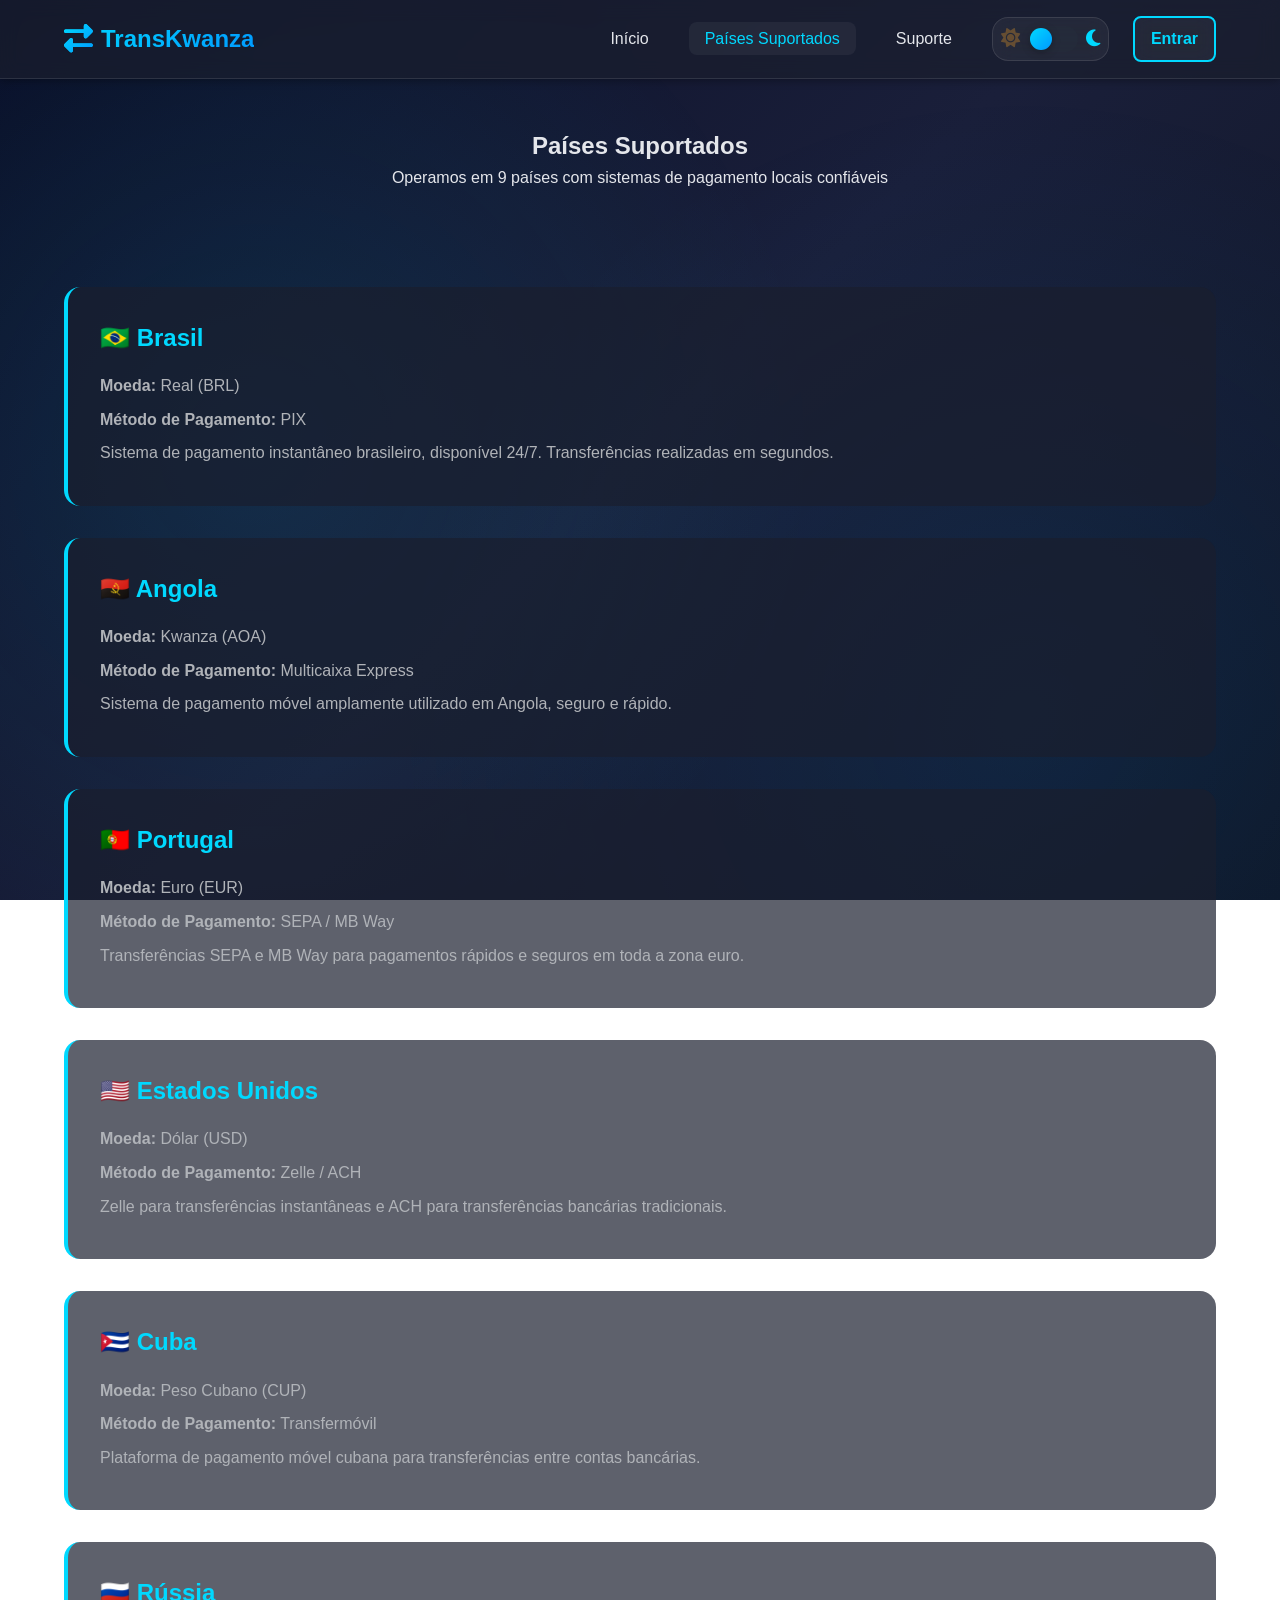
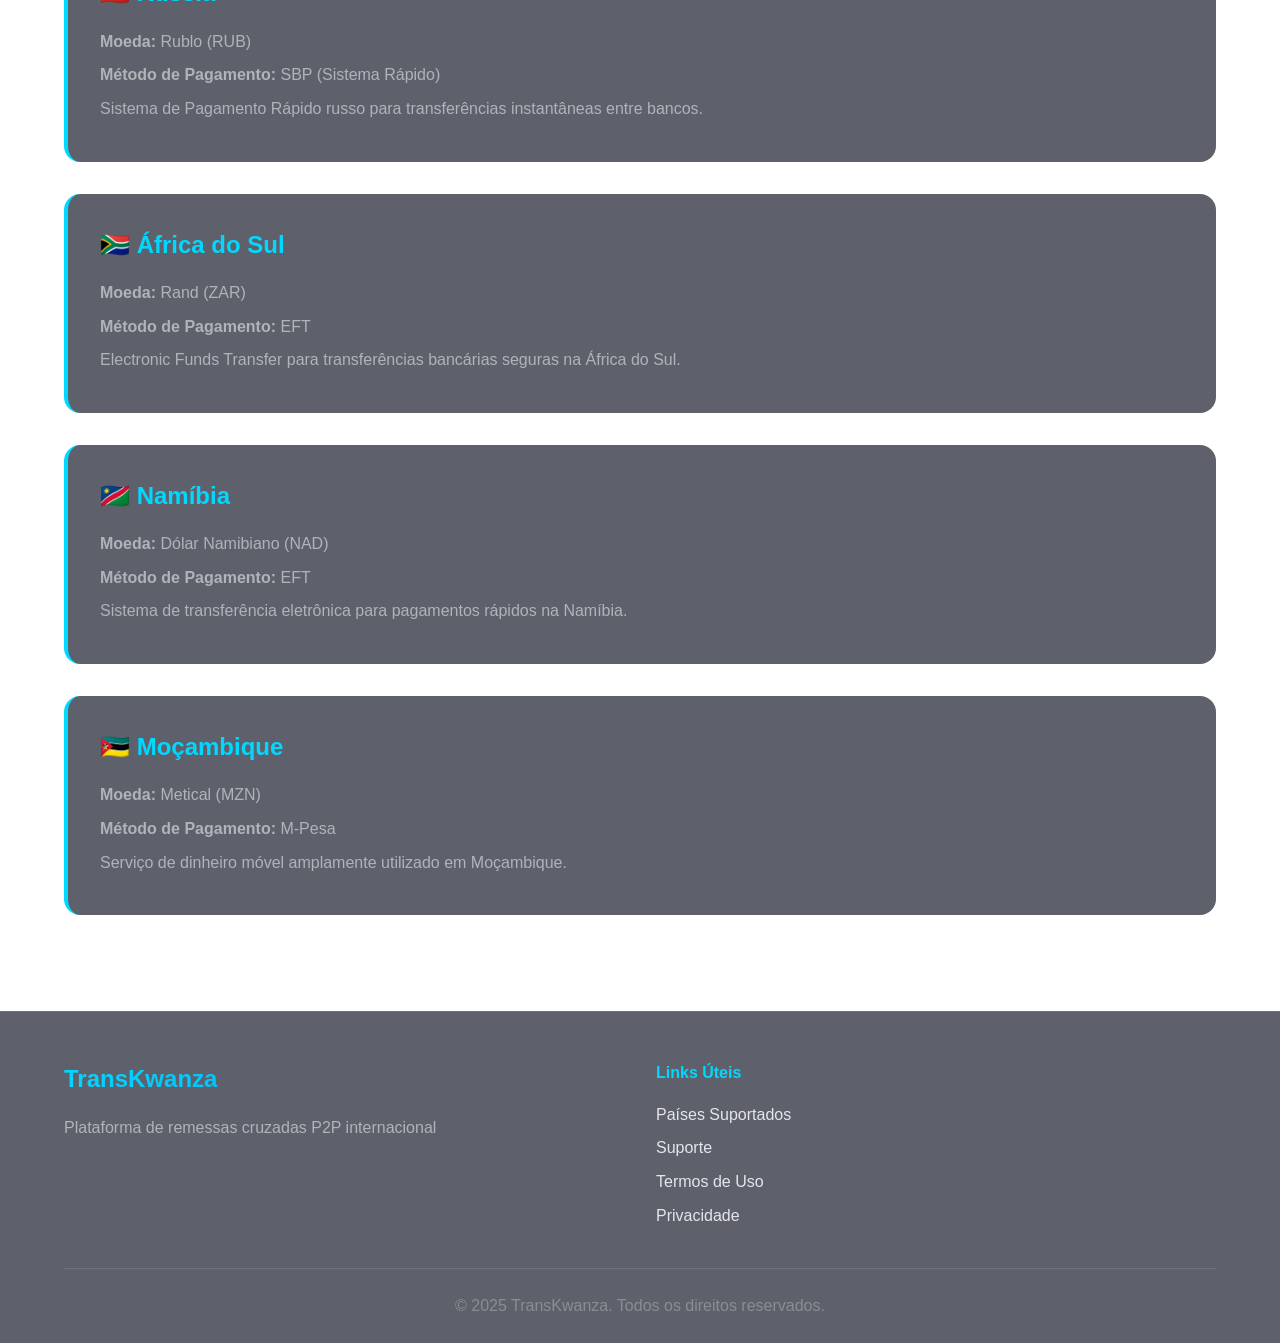
<file: paises.html>
<!DOCTYPE html>
<html lang="pt-BR">
<head>
    <meta charset="UTF-8">
    <meta name="viewport" content="width=device-width, initial-scale=1.0">
    <title>Países Suportados - TransKwanza</title>
    <link rel="stylesheet" href="css/style.css">
    <link rel="stylesheet" href="https://cdnjs.cloudflare.com/ajax/libs/font-awesome/6.4.0/css/all.min.css">
</head>
<body>
    <header>
        <nav class="navbar">
            <div class="container">
                <a href="index.html" class="logo">
                    <i class="fas fa-exchange-alt"></i>
                    <span>TransKwanza</span>
                </a>
                <ul class="nav-menu" id="nav-menu">
                    <li><a href="index.html">Início</a></li>
                    <li><a href="paises.html" class="active">Países Suportados</a></li>
                    <li><a href="suporte.html">Suporte</a></li>
                    <li>
                        <div class="theme-toggle" id="themeToggle">
                            <i class="fas fa-sun theme-icon-sun"></i>
                            <div class="theme-toggle-switch"></div>
                            <i class="fas fa-moon theme-icon-moon"></i>
                        </div>
                    </li>
                    <li><a href="login.html" class="btn-secondary">Entrar</a></li>
                </ul>
                <div class="hamburger" id="hamburger">
                    <span></span>
                    <span></span>
                    <span></span>
                </div>
            </div>
        </nav>
    </header>

    <section class="hero">
        <div class="container">
            <h1>Países Suportados</h1>
            <p>Operamos em 9 países com sistemas de pagamento locais confiáveis</p>
        </div>
    </section>

    <section style="padding: 3rem 0;">
        <div class="container">
            <div style="display: grid; gap: 2rem;">
                <div class="country-detail">
                    <h2>🇧🇷 Brasil</h2>
                    <p><strong>Moeda:</strong> Real (BRL)</p>
                    <p><strong>Método de Pagamento:</strong> PIX</p>
                    <p>Sistema de pagamento instantâneo brasileiro, disponível 24/7. Transferências realizadas em segundos.</p>
                </div>

                <div class="country-detail">
                    <h2>🇦🇴 Angola</h2>
                    <p><strong>Moeda:</strong> Kwanza (AOA)</p>
                    <p><strong>Método de Pagamento:</strong> Multicaixa Express</p>
                    <p>Sistema de pagamento móvel amplamente utilizado em Angola, seguro e rápido.</p>
                </div>

                <div class="country-detail">
                    <h2>🇵🇹 Portugal</h2>
                    <p><strong>Moeda:</strong> Euro (EUR)</p>
                    <p><strong>Método de Pagamento:</strong> SEPA / MB Way</p>
                    <p>Transferências SEPA e MB Way para pagamentos rápidos e seguros em toda a zona euro.</p>
                </div>

                <div class="country-detail">
                    <h2>🇺🇸 Estados Unidos</h2>
                    <p><strong>Moeda:</strong> Dólar (USD)</p>
                    <p><strong>Método de Pagamento:</strong> Zelle / ACH</p>
                    <p>Zelle para transferências instantâneas e ACH para transferências bancárias tradicionais.</p>
                </div>

                <div class="country-detail">
                    <h2>🇨🇺 Cuba</h2>
                    <p><strong>Moeda:</strong> Peso Cubano (CUP)</p>
                    <p><strong>Método de Pagamento:</strong> Transfermóvil</p>
                    <p>Plataforma de pagamento móvel cubana para transferências entre contas bancárias.</p>
                </div>

                <div class="country-detail">
                    <h2>🇷🇺 Rússia</h2>
                    <p><strong>Moeda:</strong> Rublo (RUB)</p>
                    <p><strong>Método de Pagamento:</strong> SBP (Sistema Rápido)</p>
                    <p>Sistema de Pagamento Rápido russo para transferências instantâneas entre bancos.</p>
                </div>

                <div class="country-detail">
                    <h2>🇿🇦 África do Sul</h2>
                    <p><strong>Moeda:</strong> Rand (ZAR)</p>
                    <p><strong>Método de Pagamento:</strong> EFT</p>
                    <p>Electronic Funds Transfer para transferências bancárias seguras na África do Sul.</p>
                </div>

                <div class="country-detail">
                    <h2>🇳🇦 Namíbia</h2>
                    <p><strong>Moeda:</strong> Dólar Namibiano (NAD)</p>
                    <p><strong>Método de Pagamento:</strong> EFT</p>
                    <p>Sistema de transferência eletrônica para pagamentos rápidos na Namíbia.</p>
                </div>

                <div class="country-detail">
                    <h2>🇲🇿 Moçambique</h2>
                    <p><strong>Moeda:</strong> Metical (MZN)</p>
                    <p><strong>Método de Pagamento:</strong> M-Pesa</p>
                    <p>Serviço de dinheiro móvel amplamente utilizado em Moçambique.</p>
                </div>
            </div>
        </div>
    </section>

    <footer>
        <div class="container">
            <div class="footer-content">
                <div class="footer-section">
                    <h3>TransKwanza</h3>
                    <p>Plataforma de remessas cruzadas P2P internacional</p>
                </div>
                <div class="footer-section">
                    <h4>Links Úteis</h4>
                    <ul>
                        <li><a href="paises.html">Países Suportados</a></li>
                        <li><a href="suporte.html">Suporte</a></li>
                        <li><a href="termos.html">Termos de Uso</a></li>
                        <li><a href="privacidade.html">Privacidade</a></li>
                    </ul>
                </div>
            </div>
            <div class="footer-bottom">
                <p>&copy; 2025 TransKwanza. Todos os direitos reservados.</p>
            </div>
        </div>
    </footer>

    <style>
        .country-detail {
            background: var(--bg-secondary);
            padding: 2rem;
            border-radius: var(--radius-lg);
            border-left: 4px solid var(--accent-primary);
        }
        .country-detail h2 {
            margin-bottom: 1rem;
            color: var(--accent-primary);
        }
        .country-detail p {
            margin-bottom: 0.5rem;
            color: var(--text-secondary);
        }
    </style>

    <script src="js/theme.js"></script>
    <script src="js/main.js"></script>
</body>
</html>
</file>
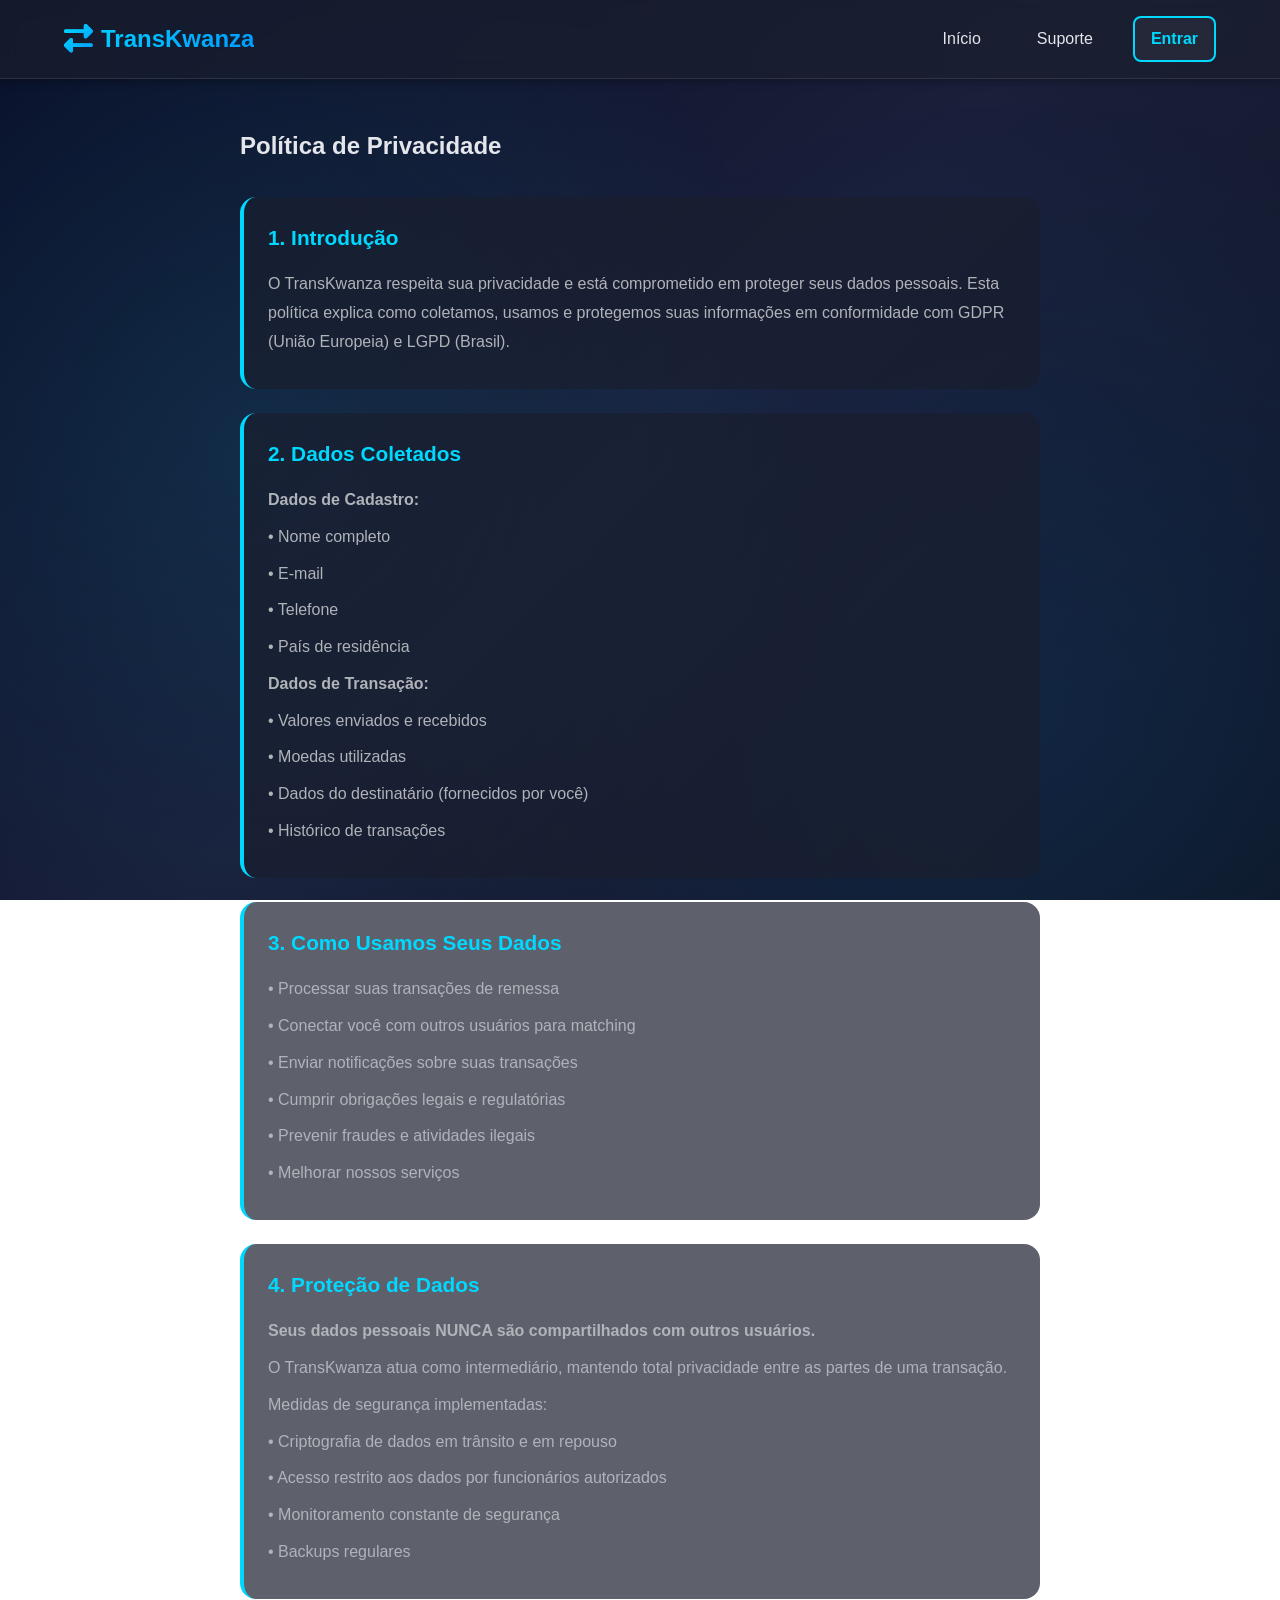
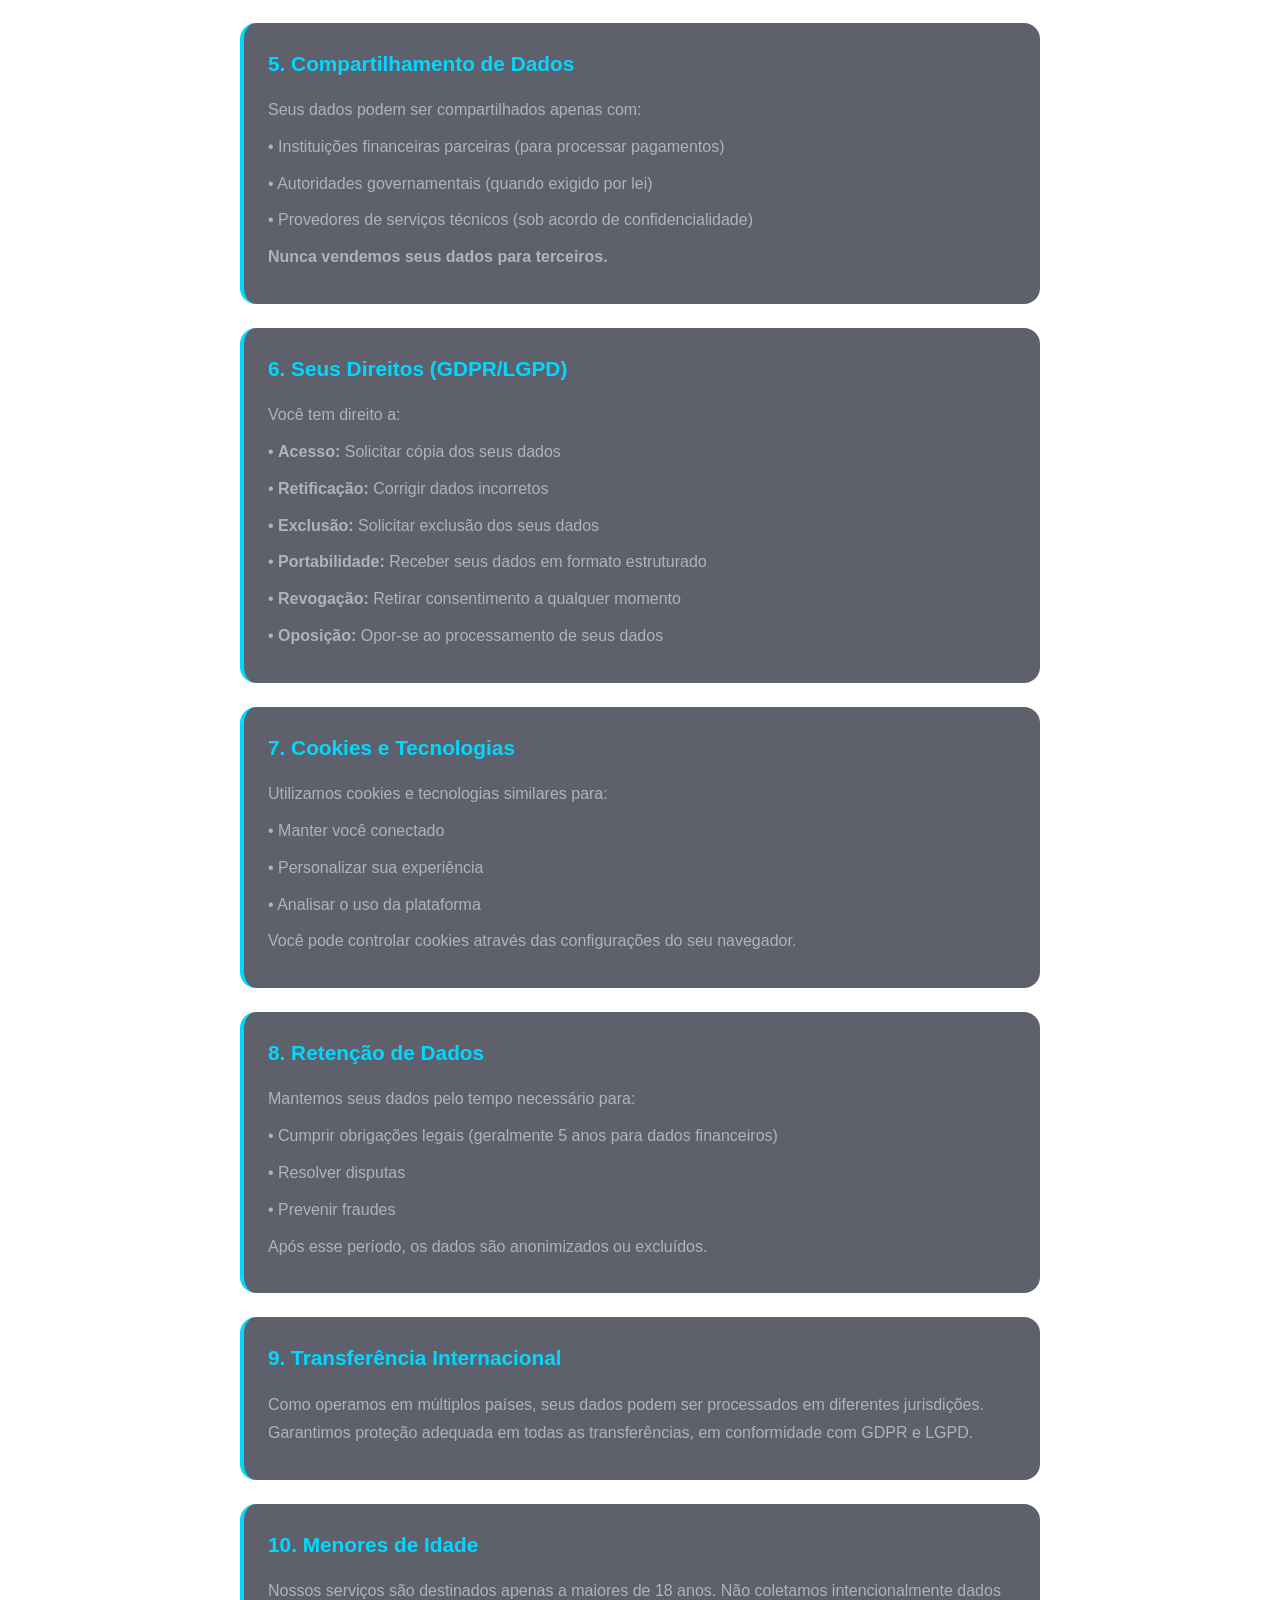
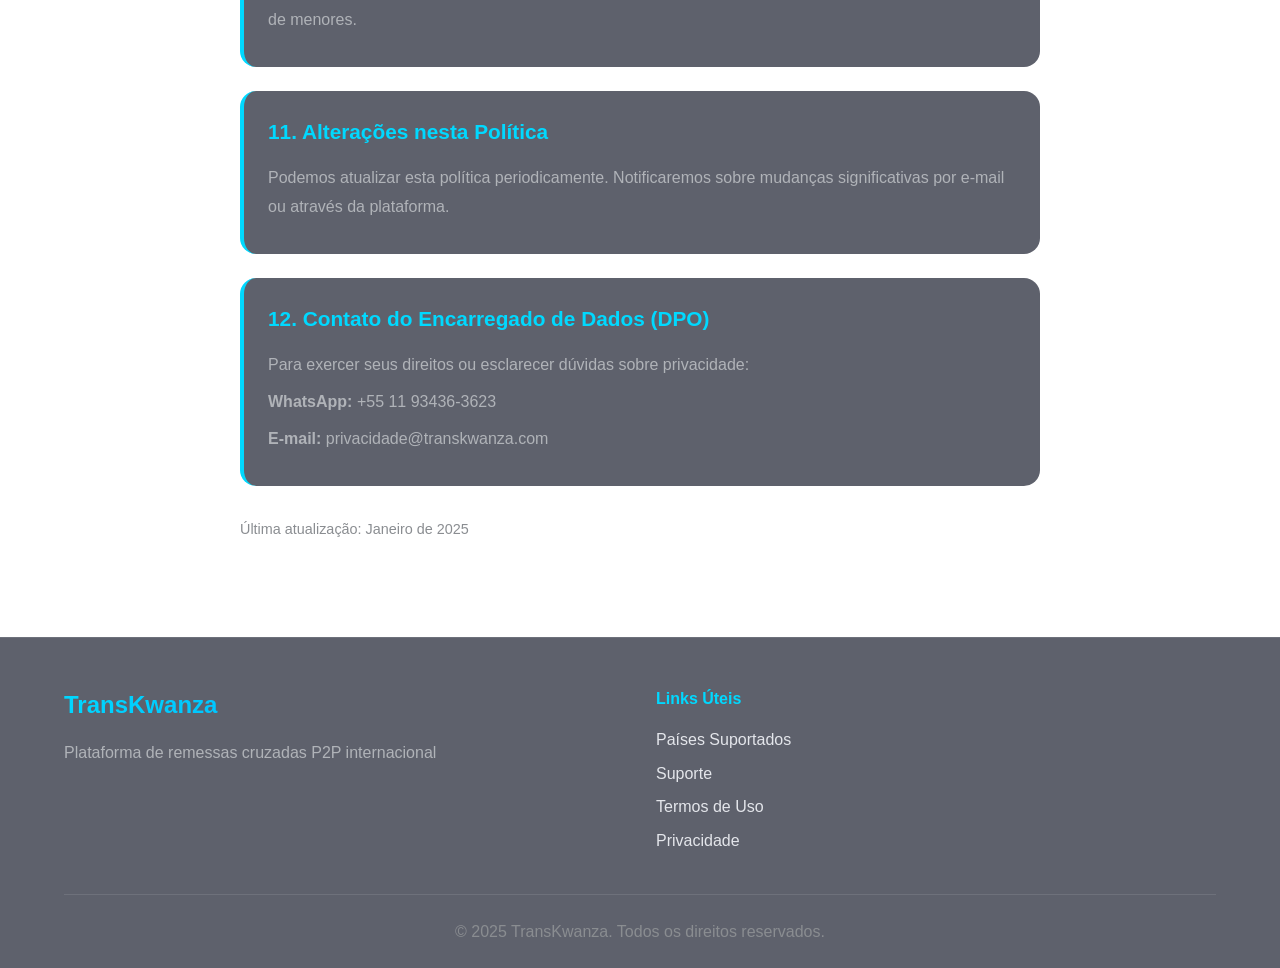
<file: privacidade.html>
<!DOCTYPE html>
<html lang="pt-BR">
<head>
    <meta charset="UTF-8">
    <meta name="viewport" content="width=device-width, initial-scale=1.0">
    <title>Política de Privacidade - TransKwanza</title>
    <link rel="stylesheet" href="css/style.css">
    <link rel="stylesheet" href="https://cdnjs.cloudflare.com/ajax/libs/font-awesome/6.4.0/css/all.min.css">
</head>
<body>
    <header>
        <nav class="navbar">
            <div class="container">
                <div class="logo">
                    <i class="fas fa-exchange-alt"></i>
                    <span>TransKwanza</span>
                </div>
                <ul class="nav-menu">
                    <li><a href="index.html">Início</a></li>
                    <li><a href="suporte.html">Suporte</a></li>
                    <li><a href="login.html" class="btn-secondary">Entrar</a></li>
                </ul>
            </div>
        </nav>
    </header>

    <section style="padding: 3rem 0;">
        <div class="container">
            <div style="max-width: 800px; margin: 0 auto;">
                <h1 style="margin-bottom: 2rem;">Política de Privacidade</h1>

                <div class="legal-section">
                    <h2>1. Introdução</h2>
                    <p>O TransKwanza respeita sua privacidade e está comprometido em proteger seus dados pessoais. Esta política explica como coletamos, usamos e protegemos suas informações em conformidade com GDPR (União Europeia) e LGPD (Brasil).</p>
                </div>

                <div class="legal-section">
                    <h2>2. Dados Coletados</h2>
                    <p><strong>Dados de Cadastro:</strong></p>
                    <p>• Nome completo</p>
                    <p>• E-mail</p>
                    <p>• Telefone</p>
                    <p>• País de residência</p>
                    <p><strong>Dados de Transação:</strong></p>
                    <p>• Valores enviados e recebidos</p>
                    <p>• Moedas utilizadas</p>
                    <p>• Dados do destinatário (fornecidos por você)</p>
                    <p>• Histórico de transações</p>
                </div>

                <div class="legal-section">
                    <h2>3. Como Usamos Seus Dados</h2>
                    <p>• Processar suas transações de remessa</p>
                    <p>• Conectar você com outros usuários para matching</p>
                    <p>• Enviar notificações sobre suas transações</p>
                    <p>• Cumprir obrigações legais e regulatórias</p>
                    <p>• Prevenir fraudes e atividades ilegais</p>
                    <p>• Melhorar nossos serviços</p>
                </div>

                <div class="legal-section">
                    <h2>4. Proteção de Dados</h2>
                    <p><strong>Seus dados pessoais NUNCA são compartilhados com outros usuários.</strong></p>
                    <p>O TransKwanza atua como intermediário, mantendo total privacidade entre as partes de uma transação.</p>
                    <p>Medidas de segurança implementadas:</p>
                    <p>• Criptografia de dados em trânsito e em repouso</p>
                    <p>• Acesso restrito aos dados por funcionários autorizados</p>
                    <p>• Monitoramento constante de segurança</p>
                    <p>• Backups regulares</p>
                </div>

                <div class="legal-section">
                    <h2>5. Compartilhamento de Dados</h2>
                    <p>Seus dados podem ser compartilhados apenas com:</p>
                    <p>• Instituições financeiras parceiras (para processar pagamentos)</p>
                    <p>• Autoridades governamentais (quando exigido por lei)</p>
                    <p>• Provedores de serviços técnicos (sob acordo de confidencialidade)</p>
                    <p><strong>Nunca vendemos seus dados para terceiros.</strong></p>
                </div>

                <div class="legal-section">
                    <h2>6. Seus Direitos (GDPR/LGPD)</h2>
                    <p>Você tem direito a:</p>
                    <p>• <strong>Acesso:</strong> Solicitar cópia dos seus dados</p>
                    <p>• <strong>Retificação:</strong> Corrigir dados incorretos</p>
                    <p>• <strong>Exclusão:</strong> Solicitar exclusão dos seus dados</p>
                    <p>• <strong>Portabilidade:</strong> Receber seus dados em formato estruturado</p>
                    <p>• <strong>Revogação:</strong> Retirar consentimento a qualquer momento</p>
                    <p>• <strong>Oposição:</strong> Opor-se ao processamento de seus dados</p>
                </div>

                <div class="legal-section">
                    <h2>7. Cookies e Tecnologias</h2>
                    <p>Utilizamos cookies e tecnologias similares para:</p>
                    <p>• Manter você conectado</p>
                    <p>• Personalizar sua experiência</p>
                    <p>• Analisar o uso da plataforma</p>
                    <p>Você pode controlar cookies através das configurações do seu navegador.</p>
                </div>

                <div class="legal-section">
                    <h2>8. Retenção de Dados</h2>
                    <p>Mantemos seus dados pelo tempo necessário para:</p>
                    <p>• Cumprir obrigações legais (geralmente 5 anos para dados financeiros)</p>
                    <p>• Resolver disputas</p>
                    <p>• Prevenir fraudes</p>
                    <p>Após esse período, os dados são anonimizados ou excluídos.</p>
                </div>

                <div class="legal-section">
                    <h2>9. Transferência Internacional</h2>
                    <p>Como operamos em múltiplos países, seus dados podem ser processados em diferentes jurisdições. Garantimos proteção adequada em todas as transferências, em conformidade com GDPR e LGPD.</p>
                </div>

                <div class="legal-section">
                    <h2>10. Menores de Idade</h2>
                    <p>Nossos serviços são destinados apenas a maiores de 18 anos. Não coletamos intencionalmente dados de menores.</p>
                </div>

                <div class="legal-section">
                    <h2>11. Alterações nesta Política</h2>
                    <p>Podemos atualizar esta política periodicamente. Notificaremos sobre mudanças significativas por e-mail ou através da plataforma.</p>
                </div>

                <div class="legal-section">
                    <h2>12. Contato do Encarregado de Dados (DPO)</h2>
                    <p>Para exercer seus direitos ou esclarecer dúvidas sobre privacidade:</p>
                    <p><strong>WhatsApp:</strong> +55 11 93436-3623</p>
                    <p><strong>E-mail:</strong> privacidade@transkwanza.com</p>
                </div>

                <p style="margin-top: 2rem; color: var(--text-muted); font-size: 0.9rem;">
                    Última atualização: Janeiro de 2025
                </p>
            </div>
        </div>
    </section>

    <footer>
        <div class="container">
            <div class="footer-content">
                <div class="footer-section">
                    <h3>TransKwanza</h3>
                    <p>Plataforma de remessas cruzadas P2P internacional</p>
                </div>
                <div class="footer-section">
                    <h4>Links Úteis</h4>
                    <ul>
                        <li><a href="paises.html">Países Suportados</a></li>
                        <li><a href="suporte.html">Suporte</a></li>
                        <li><a href="termos.html">Termos de Uso</a></li>
                        <li><a href="privacidade.html">Privacidade</a></li>
                    </ul>
                </div>
            </div>
            <div class="footer-bottom">
                <p>&copy; 2025 TransKwanza. Todos os direitos reservados.</p>
            </div>
        </div>
    </footer>

    <style>
        .legal-section {
            background: var(--bg-secondary);
            padding: 1.5rem;
            border-radius: var(--radius-lg);
            margin-bottom: 1.5rem;
            border-left: 4px solid var(--accent-primary);
        }
        .legal-section h2 {
            color: var(--accent-primary);
            font-size: 1.3rem;
            margin-bottom: 1rem;
        }
        .legal-section p {
            color: var(--text-secondary);
            margin-bottom: 0.5rem;
            line-height: 1.8;
        }
    </style>

    <script src="js/main.js"></script>
</body>
</html>
</file>
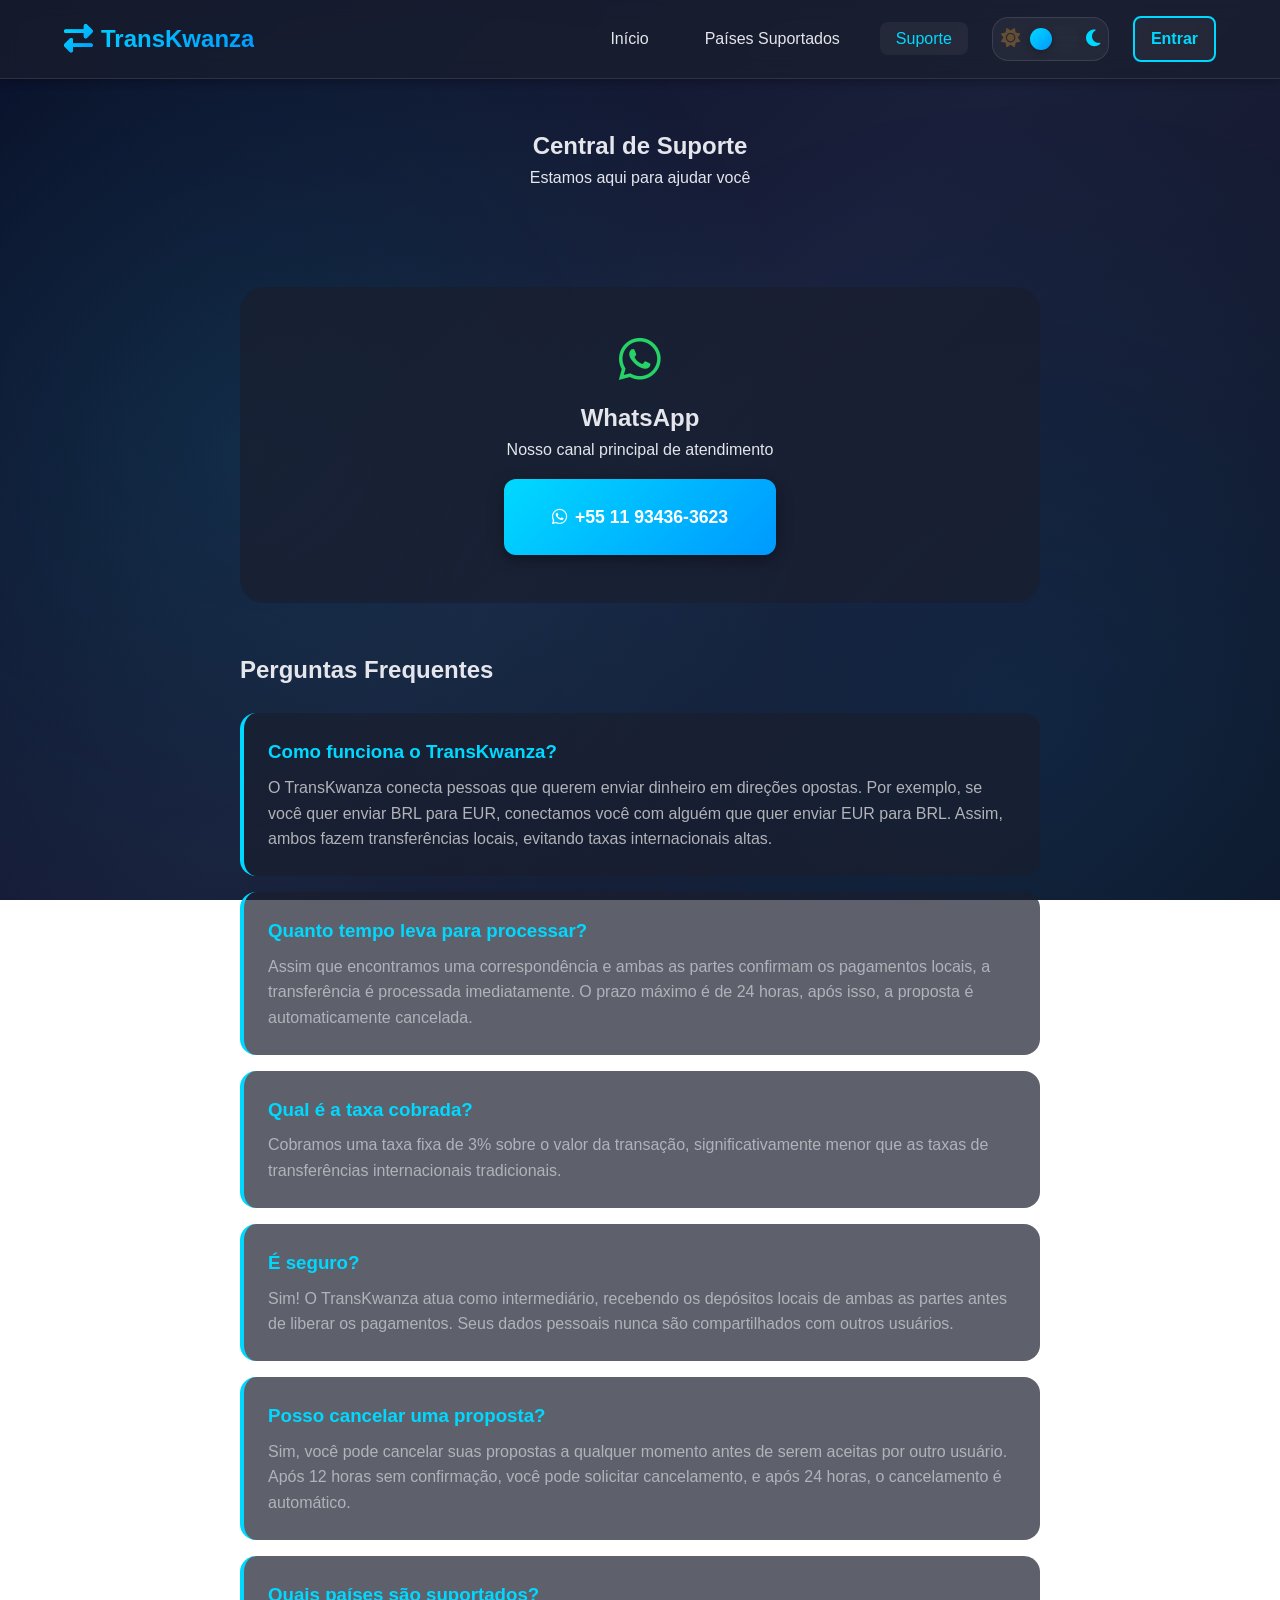
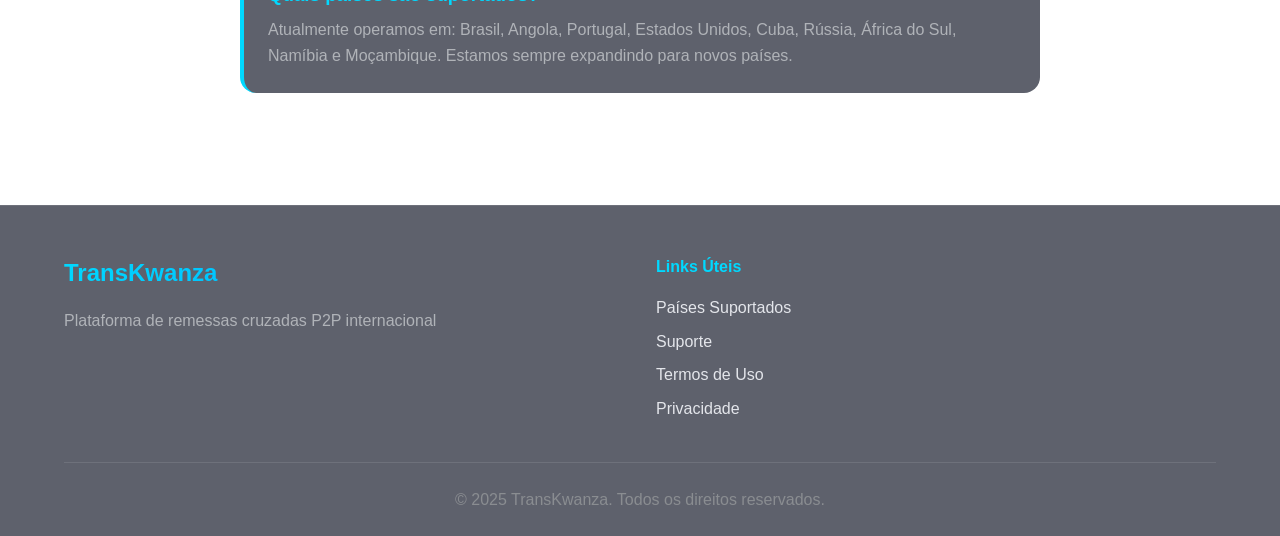
<file: suporte.html>
<!DOCTYPE html>
<html lang="pt-BR">
<head>
    <meta charset="UTF-8">
    <meta name="viewport" content="width=device-width, initial-scale=1.0">
    <title>Suporte - TransKwanza</title>
    <link rel="stylesheet" href="css/style.css">
    <link rel="stylesheet" href="https://cdnjs.cloudflare.com/ajax/libs/font-awesome/6.4.0/css/all.min.css">
</head>
<body>
    <header>
        <nav class="navbar">
            <div class="container">
                <a href="index.html" class="logo">
                    <i class="fas fa-exchange-alt"></i>
                    <span>TransKwanza</span>
                </a>
                <ul class="nav-menu" id="nav-menu">
                    <li><a href="index.html">Início</a></li>
                    <li><a href="paises.html">Países Suportados</a></li>
                    <li><a href="suporte.html" class="active">Suporte</a></li>
                    <li>
                        <div class="theme-toggle" id="themeToggle">
                            <i class="fas fa-sun theme-icon-sun"></i>
                            <div class="theme-toggle-switch"></div>
                            <i class="fas fa-moon theme-icon-moon"></i>
                        </div>
                    </li>
                    <li><a href="login.html" class="btn-secondary">Entrar</a></li>
                </ul>
                <div class="hamburger" id="hamburger">
                    <span></span>
                    <span></span>
                    <span></span>
                </div>
            </div>
        </nav>
    </header>

    <section class="hero">
        <div class="container">
            <h1>Central de Suporte</h1>
            <p>Estamos aqui para ajudar você</p>
        </div>
    </section>

    <section style="padding: 3rem 0;">
        <div class="container">
            <div style="max-width: 800px; margin: 0 auto;">
                <div class="support-card">
                    <i class="fab fa-whatsapp" style="font-size: 3rem; color: #25D366; margin-bottom: 1rem;"></i>
                    <h2>WhatsApp</h2>
                    <p>Nosso canal principal de atendimento</p>
                    <a href="https://wa.me/5511934363623" target="_blank" class="btn-primary btn-large" style="margin-top: 1rem; display: inline-flex;">
                        <i class="fab fa-whatsapp"></i>
                        +55 11 93436-3623
                    </a>
                </div>

                <h2 style="margin-top: 3rem; margin-bottom: 1.5rem;">Perguntas Frequentes</h2>

                <div class="faq-item">
                    <h3>Como funciona o TransKwanza?</h3>
                    <p>O TransKwanza conecta pessoas que querem enviar dinheiro em direções opostas. Por exemplo, se você quer enviar BRL para EUR, conectamos você com alguém que quer enviar EUR para BRL. Assim, ambos fazem transferências locais, evitando taxas internacionais altas.</p>
                </div>

                <div class="faq-item">
                    <h3>Quanto tempo leva para processar?</h3>
                    <p>Assim que encontramos uma correspondência e ambas as partes confirmam os pagamentos locais, a transferência é processada imediatamente. O prazo máximo é de 24 horas, após isso, a proposta é automaticamente cancelada.</p>
                </div>

                <div class="faq-item">
                    <h3>Qual é a taxa cobrada?</h3>
                    <p>Cobramos uma taxa fixa de 3% sobre o valor da transação, significativamente menor que as taxas de transferências internacionais tradicionais.</p>
                </div>

                <div class="faq-item">
                    <h3>É seguro?</h3>
                    <p>Sim! O TransKwanza atua como intermediário, recebendo os depósitos locais de ambas as partes antes de liberar os pagamentos. Seus dados pessoais nunca são compartilhados com outros usuários.</p>
                </div>

                <div class="faq-item">
                    <h3>Posso cancelar uma proposta?</h3>
                    <p>Sim, você pode cancelar suas propostas a qualquer momento antes de serem aceitas por outro usuário. Após 12 horas sem confirmação, você pode solicitar cancelamento, e após 24 horas, o cancelamento é automático.</p>
                </div>

                <div class="faq-item">
                    <h3>Quais países são suportados?</h3>
                    <p>Atualmente operamos em: Brasil, Angola, Portugal, Estados Unidos, Cuba, Rússia, África do Sul, Namíbia e Moçambique. Estamos sempre expandindo para novos países.</p>
                </div>
            </div>
        </div>
    </section>

    <footer>
        <div class="container">
            <div class="footer-content">
                <div class="footer-section">
                    <h3>TransKwanza</h3>
                    <p>Plataforma de remessas cruzadas P2P internacional</p>
                </div>
                <div class="footer-section">
                    <h4>Links Úteis</h4>
                    <ul>
                        <li><a href="paises.html">Países Suportados</a></li>
                        <li><a href="suporte.html">Suporte</a></li>
                        <li><a href="termos.html">Termos de Uso</a></li>
                        <li><a href="privacidade.html">Privacidade</a></li>
                    </ul>
                </div>
            </div>
            <div class="footer-bottom">
                <p>&copy; 2025 TransKwanza. Todos os direitos reservados.</p>
            </div>
        </div>
    </footer>

    <style>
        .support-card {
            background: var(--bg-secondary);
            padding: 3rem;
            border-radius: var(--radius-xl);
            text-align: center;
            margin-bottom: 2rem;
        }
        .faq-item {
            background: var(--bg-secondary);
            padding: 1.5rem;
            border-radius: var(--radius-lg);
            margin-bottom: 1rem;
            border-left: 4px solid var(--accent-primary);
        }
        .faq-item h3 {
            color: var(--accent-primary);
            margin-bottom: 0.5rem;
        }
        .faq-item p {
            color: var(--text-secondary);
        }
    </style>

    <script src="js/theme.js"></script>
    <script src="js/main.js"></script>
</body>
</html>
</file>
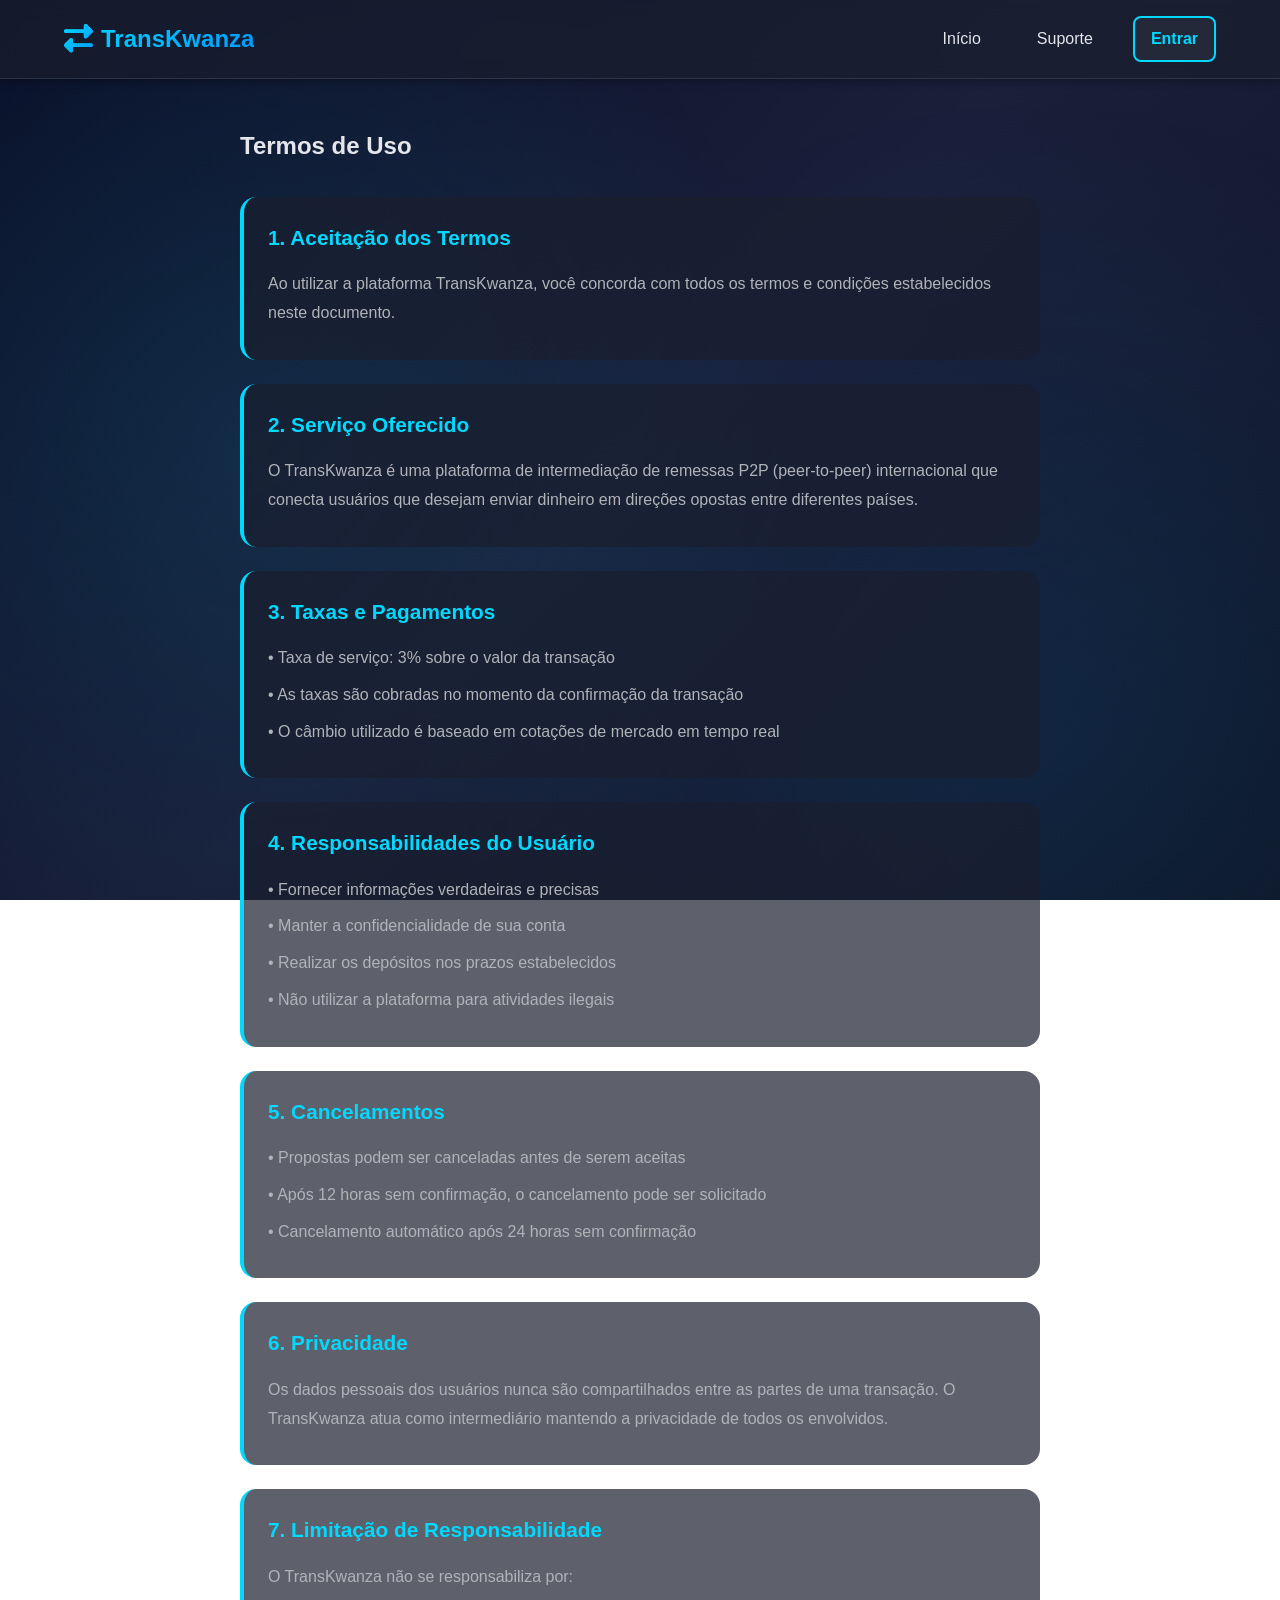
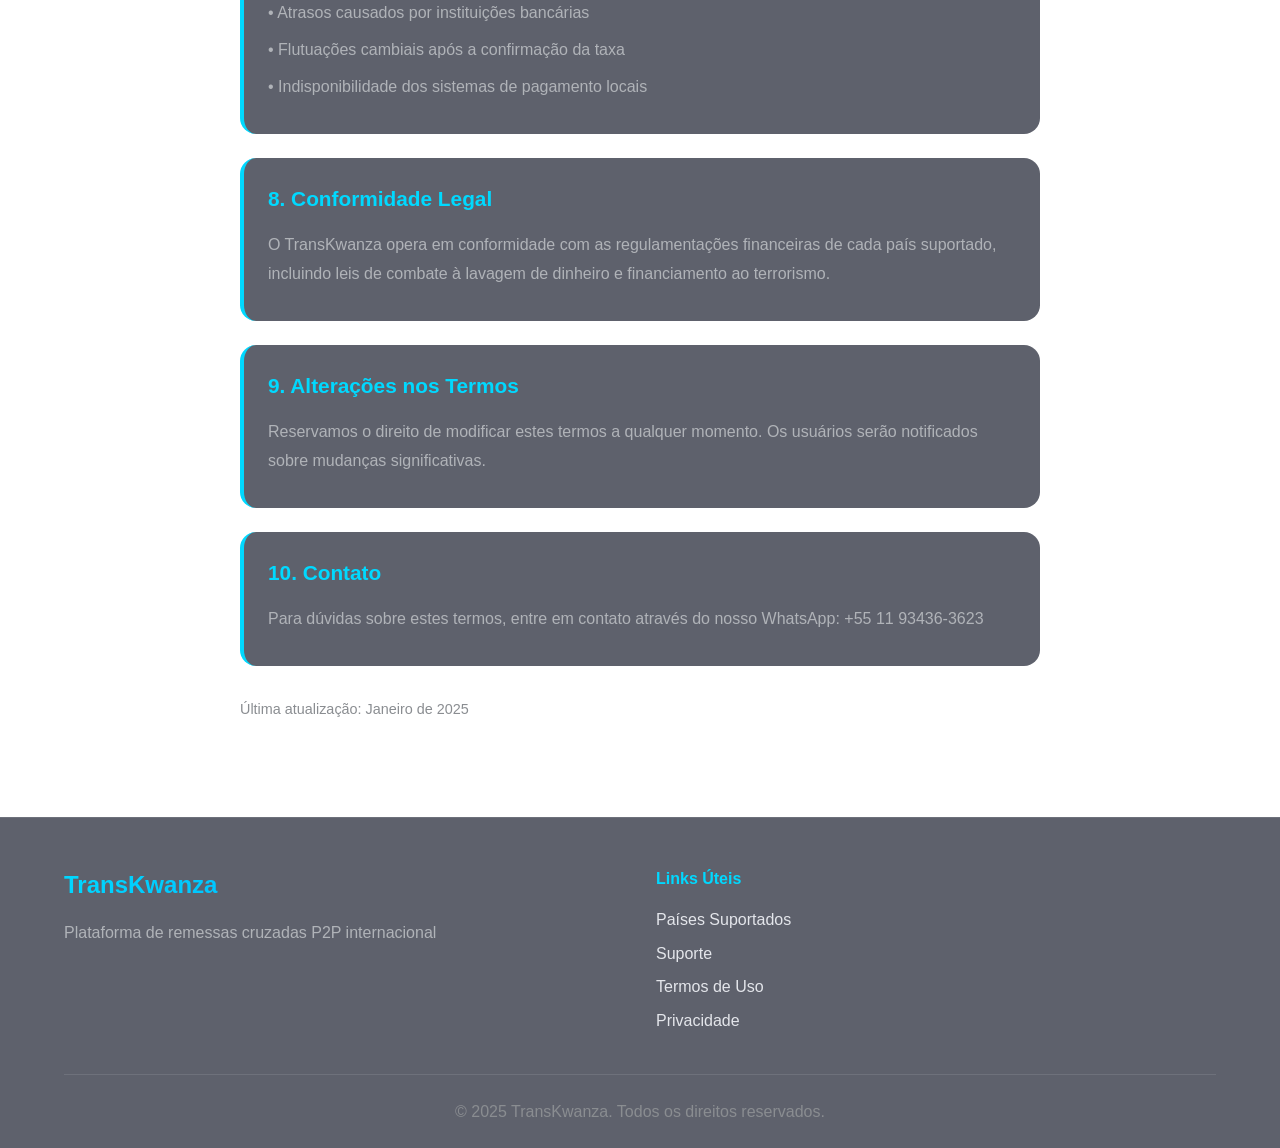
<file: termos.html>
<!DOCTYPE html>
<html lang="pt-BR">
<head>
    <meta charset="UTF-8">
    <meta name="viewport" content="width=device-width, initial-scale=1.0">
    <title>Termos de Uso - TransKwanza</title>
    <link rel="stylesheet" href="css/style.css">
    <link rel="stylesheet" href="https://cdnjs.cloudflare.com/ajax/libs/font-awesome/6.4.0/css/all.min.css">
</head>
<body>
    <header>
        <nav class="navbar">
            <div class="container">
                <div class="logo">
                    <i class="fas fa-exchange-alt"></i>
                    <span>TransKwanza</span>
                </div>
                <ul class="nav-menu">
                    <li><a href="index.html">Início</a></li>
                    <li><a href="suporte.html">Suporte</a></li>
                    <li><a href="login.html" class="btn-secondary">Entrar</a></li>
                </ul>
            </div>
        </nav>
    </header>

    <section style="padding: 3rem 0;">
        <div class="container">
            <div style="max-width: 800px; margin: 0 auto;">
                <h1 style="margin-bottom: 2rem;">Termos de Uso</h1>

                <div class="legal-section">
                    <h2>1. Aceitação dos Termos</h2>
                    <p>Ao utilizar a plataforma TransKwanza, você concorda com todos os termos e condições estabelecidos neste documento.</p>
                </div>

                <div class="legal-section">
                    <h2>2. Serviço Oferecido</h2>
                    <p>O TransKwanza é uma plataforma de intermediação de remessas P2P (peer-to-peer) internacional que conecta usuários que desejam enviar dinheiro em direções opostas entre diferentes países.</p>
                </div>

                <div class="legal-section">
                    <h2>3. Taxas e Pagamentos</h2>
                    <p>• Taxa de serviço: 3% sobre o valor da transação</p>
                    <p>• As taxas são cobradas no momento da confirmação da transação</p>
                    <p>• O câmbio utilizado é baseado em cotações de mercado em tempo real</p>
                </div>

                <div class="legal-section">
                    <h2>4. Responsabilidades do Usuário</h2>
                    <p>• Fornecer informações verdadeiras e precisas</p>
                    <p>• Manter a confidencialidade de sua conta</p>
                    <p>• Realizar os depósitos nos prazos estabelecidos</p>
                    <p>• Não utilizar a plataforma para atividades ilegais</p>
                </div>

                <div class="legal-section">
                    <h2>5. Cancelamentos</h2>
                    <p>• Propostas podem ser canceladas antes de serem aceitas</p>
                    <p>• Após 12 horas sem confirmação, o cancelamento pode ser solicitado</p>
                    <p>• Cancelamento automático após 24 horas sem confirmação</p>
                </div>

                <div class="legal-section">
                    <h2>6. Privacidade</h2>
                    <p>Os dados pessoais dos usuários nunca são compartilhados entre as partes de uma transação. O TransKwanza atua como intermediário mantendo a privacidade de todos os envolvidos.</p>
                </div>

                <div class="legal-section">
                    <h2>7. Limitação de Responsabilidade</h2>
                    <p>O TransKwanza não se responsabiliza por:</p>
                    <p>• Atrasos causados por instituições bancárias</p>
                    <p>• Flutuações cambiais após a confirmação da taxa</p>
                    <p>• Indisponibilidade dos sistemas de pagamento locais</p>
                </div>

                <div class="legal-section">
                    <h2>8. Conformidade Legal</h2>
                    <p>O TransKwanza opera em conformidade com as regulamentações financeiras de cada país suportado, incluindo leis de combate à lavagem de dinheiro e financiamento ao terrorismo.</p>
                </div>

                <div class="legal-section">
                    <h2>9. Alterações nos Termos</h2>
                    <p>Reservamos o direito de modificar estes termos a qualquer momento. Os usuários serão notificados sobre mudanças significativas.</p>
                </div>

                <div class="legal-section">
                    <h2>10. Contato</h2>
                    <p>Para dúvidas sobre estes termos, entre em contato através do nosso WhatsApp: +55 11 93436-3623</p>
                </div>

                <p style="margin-top: 2rem; color: var(--text-muted); font-size: 0.9rem;">
                    Última atualização: Janeiro de 2025
                </p>
            </div>
        </div>
    </section>

    <footer>
        <div class="container">
            <div class="footer-content">
                <div class="footer-section">
                    <h3>TransKwanza</h3>
                    <p>Plataforma de remessas cruzadas P2P internacional</p>
                </div>
                <div class="footer-section">
                    <h4>Links Úteis</h4>
                    <ul>
                        <li><a href="paises.html">Países Suportados</a></li>
                        <li><a href="suporte.html">Suporte</a></li>
                        <li><a href="termos.html">Termos de Uso</a></li>
                        <li><a href="privacidade.html">Privacidade</a></li>
                    </ul>
                </div>
            </div>
            <div class="footer-bottom">
                <p>&copy; 2025 TransKwanza. Todos os direitos reservados.</p>
            </div>
        </div>
    </footer>

    <style>
        .legal-section {
            background: var(--bg-secondary);
            padding: 1.5rem;
            border-radius: var(--radius-lg);
            margin-bottom: 1.5rem;
            border-left: 4px solid var(--accent-primary);
        }
        .legal-section h2 {
            color: var(--accent-primary);
            font-size: 1.3rem;
            margin-bottom: 1rem;
        }
        .legal-section p {
            color: var(--text-secondary);
            margin-bottom: 0.5rem;
            line-height: 1.8;
        }
    </style>

    <script src="js/main.js"></script>
</body>
</html>
</file>
<file: css/style.css>
/* ==================== RESET & VARIABLES ==================== */
* {
    margin: 0;
    padding: 0;
    box-sizing: border-box;
}

:root {
    /* Dark Theme Colors with Glassmorphism */
    --bg-primary: linear-gradient(135deg, #0a0e27 0%, #1a1f3a 100%);
    --bg-secondary: rgba(26, 31, 46, 0.7);
    --bg-tertiary: rgba(37, 45, 61, 0.6);
    --bg-hover: rgba(45, 53, 72, 0.8);
    --bg-glass: rgba(255, 255, 255, 0.05);
    --bg-glass-hover: rgba(255, 255, 255, 0.1);

    /* Text Colors */
    --text-primary: #e4e6eb;
    --text-secondary: #b0b3b8;
    --text-muted: #8a8d91;

    /* Accent Colors */
    --accent-primary: #00d9ff;
    --accent-secondary: #0099ff;
    --accent-success: #00c853;
    --accent-warning: #ffa726;
    --accent-danger: #ff5252;

    /* Gradients */
    --gradient-primary: linear-gradient(135deg, #00d9ff 0%, #0099ff 100%);
    --gradient-success: linear-gradient(135deg, #00e676 0%, #00c853 100%);
    --gradient-bg: linear-gradient(135deg, #0a0e27 0%, #1a1f3a 50%, #0f1524 100%);

    /* Spacing */
    --spacing-xs: 0.5rem;
    --spacing-sm: 1rem;
    --spacing-md: 1.5rem;
    --spacing-lg: 2rem;
    --spacing-xl: 3rem;

    /* Border Radius */
    --radius-sm: 8px;
    --radius-md: 12px;
    --radius-lg: 16px;
    --radius-xl: 24px;

    /* Shadows */
    --shadow-sm: 0 2px 8px rgba(0, 0, 0, 0.3);
    --shadow-md: 0 4px 16px rgba(0, 0, 0, 0.4);
    --shadow-lg: 0 8px 32px rgba(0, 0, 0, 0.5);
    --shadow-glow: 0 0 20px rgba(0, 217, 255, 0.3);

    /* Transitions */
    --transition: all 0.3s ease;

    /* Glass Effect */
    --glass-border: 1px solid rgba(255, 255, 255, 0.1);
    --glass-blur: blur(10px);
}

/* Light Theme */
[data-theme="light"] {
    /* Light Theme Colors */
    --bg-primary: linear-gradient(135deg, #e3f2fd 0%, #bbdefb 100%);
    --bg-secondary: rgba(255, 255, 255, 0.8);
    --bg-tertiary: rgba(245, 245, 245, 0.9);
    --bg-hover: rgba(224, 224, 224, 0.9);
    --bg-glass: rgba(255, 255, 255, 0.6);
    --bg-glass-hover: rgba(255, 255, 255, 0.8);

    /* Text Colors */
    --text-primary: #1a1a1a;
    --text-secondary: #424242;
    --text-muted: #757575;

    /* Shadows for light theme */
    --shadow-sm: 0 2px 8px rgba(0, 0, 0, 0.1);
    --shadow-md: 0 4px 16px rgba(0, 0, 0, 0.12);
    --shadow-lg: 0 8px 32px rgba(0, 0, 0, 0.15);
    --shadow-glow: 0 0 20px rgba(0, 217, 255, 0.4);

    /* Glass Effect for light */
    --glass-border: 1px solid rgba(0, 0, 0, 0.1);
    --gradient-bg: linear-gradient(135deg, #e3f2fd 0%, #bbdefb 50%, #90caf9 100%);
}

[data-theme="light"] body::before {
    background:
        radial-gradient(circle at 20% 50%, rgba(0, 217, 255, 0.15) 0%, transparent 50%),
        radial-gradient(circle at 80% 80%, rgba(0, 153, 255, 0.15) 0%, transparent 50%);
}

/* ==================== BASE STYLES ==================== */
body {
    font-family: -apple-system, BlinkMacSystemFont, 'Segoe UI', Roboto, 'Helvetica Neue', Arial, sans-serif;
    background: var(--gradient-bg);
    background-attachment: fixed;
    color: var(--text-primary);
    line-height: 1.6;
    overflow-x: hidden;
    position: relative;
}

/* Animated background particles */
body::before {
    content: '';
    position: fixed;
    top: 0;
    left: 0;
    width: 100%;
    height: 100%;
    background:
        radial-gradient(circle at 20% 50%, rgba(0, 217, 255, 0.1) 0%, transparent 50%),
        radial-gradient(circle at 80% 80%, rgba(0, 153, 255, 0.1) 0%, transparent 50%);
    pointer-events: none;
    z-index: 0;
}

.container {
    max-width: 1200px;
    margin: 0 auto;
    padding: 0 var(--spacing-md);
    position: relative;
    z-index: 1;
}

img {
    max-width: 100%;
    display: block;
}

a {
    text-decoration: none;
    color: inherit;
    transition: var(--transition);
}

/* ==================== HEADER & NAVIGATION ==================== */
header {
    background: var(--bg-secondary);
    backdrop-filter: var(--glass-blur);
    -webkit-backdrop-filter: var(--glass-blur);
    position: sticky;
    top: 0;
    z-index: 1000;
    border-bottom: var(--glass-border);
    box-shadow: var(--shadow-sm);
}

.navbar {
    padding: var(--spacing-sm) 0;
}

.navbar .container {
    display: flex;
    justify-content: space-between;
    align-items: center;
}

.logo {
    display: flex;
    align-items: center;
    gap: var(--spacing-xs);
    font-size: 1.5rem;
    font-weight: bold;
    background: var(--gradient-primary);
    -webkit-background-clip: text;
    -webkit-text-fill-color: transparent;
    background-clip: text;
    cursor: pointer;
    transition: var(--transition);
}

.logo:hover {
    filter: brightness(1.2);
    transform: scale(1.05);
}

.logo i {
    font-size: 1.8rem;
    background: var(--gradient-primary);
    -webkit-background-clip: text;
    -webkit-text-fill-color: transparent;
}

.nav-menu {
    display: flex;
    list-style: none;
    gap: var(--spacing-md);
    align-items: center;
}

.nav-menu a {
    padding: var(--spacing-xs) var(--spacing-sm);
    border-radius: var(--radius-sm);
    transition: var(--transition);
}

.nav-menu a:hover {
    background: var(--bg-glass-hover);
    backdrop-filter: var(--glass-blur);
}

.nav-menu a.active {
    color: var(--accent-primary);
    background: var(--bg-glass);
}

.hamburger {
    display: none;
    flex-direction: column;
    gap: 5px;
    cursor: pointer;
    padding: var(--spacing-xs);
}

.hamburger span {
    width: 25px;
    height: 3px;
    background: var(--text-primary);
    border-radius: 3px;
    transition: var(--transition);
}

/* Theme Toggle */
.theme-toggle {
    display: flex;
    align-items: center;
    gap: var(--spacing-xs);
    padding: var(--spacing-xs);
    background: var(--bg-glass);
    backdrop-filter: var(--glass-blur);
    border: var(--glass-border);
    border-radius: var(--radius-lg);
    cursor: pointer;
    transition: var(--transition);
}

.theme-toggle:hover {
    background: var(--bg-glass-hover);
}

.theme-toggle-switch {
    position: relative;
    width: 50px;
    height: 26px;
    background: var(--bg-tertiary);
    border-radius: 13px;
    transition: var(--transition);
}

.theme-toggle-switch::before {
    content: '';
    position: absolute;
    width: 22px;
    height: 22px;
    border-radius: 50%;
    background: var(--gradient-primary);
    top: 2px;
    left: 2px;
    transition: var(--transition);
    box-shadow: var(--shadow-sm);
}

[data-theme="light"] .theme-toggle-switch::before {
    transform: translateX(24px);
}

.theme-toggle i {
    font-size: 1.2rem;
    transition: var(--transition);
}

.theme-icon-sun {
    color: #ffa726;
}

.theme-icon-moon {
    color: #00d9ff;
}

/* ==================== BUTTONS ==================== */
.btn-primary,
.btn-secondary,
.btn-send {
    padding: var(--spacing-xs) var(--spacing-md);
    border-radius: var(--radius-md);
    font-weight: 600;
    cursor: pointer;
    border: none;
    transition: var(--transition);
    display: inline-flex;
    align-items: center;
    gap: var(--spacing-xs);
    position: relative;
    overflow: hidden;
}

.btn-primary {
    background: var(--gradient-primary);
    color: white;
    box-shadow: var(--shadow-md);
}

.btn-primary::before {
    content: '';
    position: absolute;
    top: 0;
    left: -100%;
    width: 100%;
    height: 100%;
    background: linear-gradient(90deg, transparent, rgba(255, 255, 255, 0.2), transparent);
    transition: left 0.5s;
}

.btn-primary:hover::before {
    left: 100%;
}

.btn-primary:hover {
    transform: translateY(-2px);
    box-shadow: var(--shadow-glow);
}

.btn-secondary {
    background: var(--bg-glass);
    backdrop-filter: var(--glass-blur);
    border: 2px solid var(--accent-primary);
    color: var(--accent-primary);
}

.btn-secondary:hover {
    background: var(--accent-primary);
    color: white;
    box-shadow: var(--shadow-glow);
}

.btn-send {
    width: 100%;
    justify-content: center;
    background: var(--gradient-success);
    color: white;
    font-size: 1.1rem;
    padding: var(--spacing-md);
    box-shadow: var(--shadow-md);
}

.btn-send:hover {
    transform: translateY(-2px);
    box-shadow: 0 8px 32px rgba(0, 200, 83, 0.4);
}

.btn-large {
    padding: var(--spacing-md) var(--spacing-xl);
    font-size: 1.1rem;
}

/* ==================== HERO SECTION ==================== */
.hero {
    padding: var(--spacing-xl) 0;
    text-align: center;
    position: relative;
}

.hero-content h1 {
    font-size: 3rem;
    margin-bottom: var(--spacing-sm);
    background: var(--gradient-primary);
    -webkit-background-clip: text;
    -webkit-text-fill-color: transparent;
    background-clip: text;
    animation: glow 2s ease-in-out infinite alternate;
}

@keyframes glow {
    from {
        filter: drop-shadow(0 0 5px rgba(0, 217, 255, 0.5));
    }
    to {
        filter: drop-shadow(0 0 20px rgba(0, 217, 255, 0.8));
    }
}

.hero-content h2 {
    font-size: 2rem;
    color: var(--text-secondary);
    margin-bottom: var(--spacing-md);
}

.hero-content p {
    font-size: 1.2rem;
    color: var(--text-secondary);
    max-width: 700px;
    margin: 0 auto var(--spacing-lg);
}

.hero-features {
    display: flex;
    justify-content: center;
    gap: var(--spacing-lg);
    flex-wrap: wrap;
}

.hero-features .feature {
    display: flex;
    align-items: center;
    gap: var(--spacing-xs);
    padding: var(--spacing-sm) var(--spacing-md);
    background: var(--bg-glass);
    backdrop-filter: var(--glass-blur);
    border: var(--glass-border);
    border-radius: var(--radius-lg);
    box-shadow: var(--shadow-sm);
    transition: var(--transition);
}

.hero-features .feature:hover {
    background: var(--bg-glass-hover);
    transform: translateY(-5px);
    box-shadow: var(--shadow-md);
}

.hero-features .feature i {
    font-size: 1.5rem;
    color: var(--accent-success);
}

/* ==================== CALCULATOR SECTION ==================== */
.calculator-section {
    padding: var(--spacing-xl) 0;
    position: relative;
}

.calculator-card {
    max-width: 600px;
    margin: 0 auto;
    background: var(--bg-glass);
    backdrop-filter: var(--glass-blur);
    -webkit-backdrop-filter: var(--glass-blur);
    padding: var(--spacing-xl);
    border-radius: var(--radius-xl);
    border: var(--glass-border);
    box-shadow: var(--shadow-lg);
}

.calculator-card h2 {
    text-align: center;
    margin-bottom: var(--spacing-xs);
    font-size: 2rem;
}

.calculator-card .subtitle {
    text-align: center;
    color: var(--text-secondary);
    margin-bottom: var(--spacing-lg);
}

.currency-group {
    margin-bottom: var(--spacing-md);
}

.currency-group label {
    display: block;
    margin-bottom: var(--spacing-xs);
    color: var(--text-secondary);
    font-weight: 600;
}

.input-group {
    display: grid;
    grid-template-columns: 1fr 1fr;
    gap: var(--spacing-sm);
}

.currency-select,
.amount-input {
    padding: var(--spacing-md);
    background: var(--bg-glass);
    backdrop-filter: var(--glass-blur);
    border: var(--glass-border);
    border-radius: var(--radius-md);
    color: var(--text-primary);
    font-size: 1rem;
    transition: var(--transition);
}

.currency-select:focus,
.amount-input:focus {
    outline: none;
    border-color: var(--accent-primary);
    box-shadow: 0 0 0 3px rgba(0, 217, 255, 0.2);
    background: var(--bg-glass-hover);
}

.currency-select {
    cursor: pointer;
    font-size: 0.95rem;
}

.amount-input {
    text-align: right;
    font-weight: 600;
}

.swap-container {
    display: flex;
    justify-content: center;
    margin: var(--spacing-md) 0;
}

.swap-btn {
    width: 48px;
    height: 48px;
    border-radius: 50%;
    background: var(--gradient-primary);
    border: none;
    color: white;
    font-size: 1.2rem;
    cursor: pointer;
    transition: var(--transition);
    box-shadow: var(--shadow-md);
}

.swap-btn:hover {
    transform: rotate(180deg) scale(1.1);
    box-shadow: var(--shadow-glow);
}

.exchange-info {
    background: var(--bg-glass);
    backdrop-filter: var(--glass-blur);
    padding: var(--spacing-md);
    border-radius: var(--radius-md);
    border: var(--glass-border);
    margin: var(--spacing-lg) 0;
}

.info-row {
    display: flex;
    justify-content: space-between;
    padding: var(--spacing-xs) 0;
}

.info-row.small {
    font-size: 0.85rem;
    color: var(--text-muted);
    justify-content: space-between;
    align-items: center;
    gap: var(--spacing-sm);
}

.btn-refresh-rates {
    display: flex;
    align-items: center;
    justify-content: center;
    width: 36px;
    height: 36px;
    background: var(--bg-glass);
    backdrop-filter: var(--glass-blur);
    border: var(--glass-border);
    border-radius: var(--radius-md);
    color: var(--accent-primary);
    cursor: pointer;
    transition: var(--transition);
    font-size: 1rem;
}

.btn-refresh-rates:hover:not(:disabled) {
    background: var(--bg-glass-hover);
    border-color: var(--accent-primary);
    transform: translateY(-2px);
    box-shadow: var(--shadow-glow);
}

.btn-refresh-rates:active:not(:disabled) {
    transform: translateY(0);
}

.btn-refresh-rates:disabled {
    opacity: 0.6;
    cursor: not-allowed;
}

.btn-refresh-rates i {
    transition: transform 0.6s ease;
}

.btn-refresh-rates:hover:not(:disabled) i {
    transform: rotate(180deg);
}

/* ==================== HOW IT WORKS ==================== */
.how-it-works {
    padding: var(--spacing-xl) 0;
    text-align: center;
}

.how-it-works h2 {
    font-size: 2.5rem;
    margin-bottom: var(--spacing-xs);
}

.how-it-works .subtitle {
    color: var(--text-secondary);
    margin-bottom: var(--spacing-xl);
    font-size: 1.1rem;
}

.steps {
    display: grid;
    grid-template-columns: repeat(auto-fit, minmax(250px, 1fr));
    gap: var(--spacing-lg);
    margin-top: var(--spacing-xl);
}

.step {
    background: var(--bg-glass);
    backdrop-filter: var(--glass-blur);
    border: var(--glass-border);
    padding: var(--spacing-lg);
    border-radius: var(--radius-lg);
    transition: var(--transition);
    position: relative;
}

.step:hover {
    transform: translateY(-10px);
    box-shadow: var(--shadow-lg);
    background: var(--bg-glass-hover);
}

.step-number {
    position: absolute;
    top: -15px;
    left: 50%;
    transform: translateX(-50%);
    width: 40px;
    height: 40px;
    background: var(--gradient-primary);
    border-radius: 50%;
    display: flex;
    align-items: center;
    justify-content: center;
    font-weight: bold;
    font-size: 1.2rem;
    box-shadow: var(--shadow-md);
}

.step i {
    font-size: 3rem;
    color: var(--accent-primary);
    margin: var(--spacing-md) 0;
}

.step h3 {
    font-size: 1.3rem;
    margin-bottom: var(--spacing-sm);
}

.step p {
    color: var(--text-secondary);
}

/* ==================== COUNTRIES SECTION ==================== */
.countries-section {
    padding: var(--spacing-xl) 0;
    text-align: center;
}

.countries-section h2 {
    font-size: 2.5rem;
    margin-bottom: var(--spacing-xs);
}

.countries-section .subtitle {
    color: var(--text-secondary);
    margin-bottom: var(--spacing-xl);
    font-size: 1.1rem;
}

.countries-grid {
    display: grid;
    grid-template-columns: repeat(auto-fit, minmax(150px, 1fr));
    gap: var(--spacing-md);
    margin-top: var(--spacing-xl);
}

.country-card {
    background: var(--bg-glass);
    backdrop-filter: var(--glass-blur);
    border: var(--glass-border);
    padding: var(--spacing-lg);
    border-radius: var(--radius-lg);
    transition: var(--transition);
    cursor: pointer;
}

.country-card:hover {
    transform: translateY(-5px) scale(1.05);
    box-shadow: var(--shadow-lg);
    background: var(--bg-glass-hover);
}

.country-card .flag {
    font-size: 3rem;
    display: block;
    margin-bottom: var(--spacing-sm);
}

.country-card h3 {
    font-size: 1.1rem;
    margin-bottom: var(--spacing-xs);
}

.country-card p {
    color: var(--text-secondary);
    font-size: 0.9rem;
}

/* ==================== CTA SECTION ==================== */
.cta-section {
    padding: var(--spacing-xl) 0;
    text-align: center;
}

.cta-section h2 {
    font-size: 2.5rem;
    margin-bottom: var(--spacing-sm);
}

.cta-section p {
    color: var(--text-secondary);
    font-size: 1.2rem;
    margin-bottom: var(--spacing-lg);
}

.cta-buttons {
    display: flex;
    gap: var(--spacing-md);
    justify-content: center;
    flex-wrap: wrap;
}

/* ==================== FOOTER ==================== */
footer {
    background: var(--bg-secondary);
    backdrop-filter: var(--glass-blur);
    border-top: var(--glass-border);
    padding: var(--spacing-xl) 0 var(--spacing-md);
    margin-top: var(--spacing-xl);
}

.footer-content {
    display: grid;
    grid-template-columns: repeat(auto-fit, minmax(250px, 1fr));
    gap: var(--spacing-lg);
    margin-bottom: var(--spacing-lg);
}

.footer-section h3 {
    font-size: 1.5rem;
    margin-bottom: var(--spacing-sm);
    background: var(--gradient-primary);
    -webkit-background-clip: text;
    -webkit-text-fill-color: transparent;
    background-clip: text;
}

.footer-section h4 {
    margin-bottom: var(--spacing-sm);
    color: var(--accent-primary);
}

.footer-section ul {
    list-style: none;
}

.footer-section ul li {
    margin-bottom: var(--spacing-xs);
}

.footer-section ul li a:hover {
    color: var(--accent-primary);
}

.footer-section p {
    color: var(--text-secondary);
}

.footer-bottom {
    text-align: center;
    padding-top: var(--spacing-md);
    border-top: 1px solid rgba(255, 255, 255, 0.1);
    color: var(--text-muted);
}

/* ==================== RESPONSIVE ==================== */
@media (max-width: 768px) {
    .container {
        padding: 0 var(--spacing-md);
        max-width: 100%;
    }

    .navbar .container {
        position: relative;
    }

    .hamburger {
        display: flex !important;
    }

    .nav-menu {
        position: absolute;
        top: 100%;
        left: 0;
        right: 0;
        background: rgba(26, 31, 46, 0.95);
        backdrop-filter: blur(20px);
        -webkit-backdrop-filter: blur(20px);
        border: var(--glass-border);
        border-top: 2px solid rgba(0, 217, 255, 0.3);
        flex-direction: column;
        align-items: center;
        padding: var(--spacing-md);
        gap: var(--spacing-sm);
        max-height: 0;
        overflow: hidden;
        opacity: 0;
        transition: all 0.3s ease;
        z-index: 1000;
    }

    [data-theme="light"] .nav-menu {
        background: rgba(255, 255, 255, 0.95);
        border-top: 2px solid rgba(0, 153, 255, 0.3);
    }

    .nav-menu.active {
        max-height: 500px;
        opacity: 1;
        box-shadow: var(--shadow-md);
    }

    .nav-menu li {
        width: 100%;
        text-align: center;
    }

    .nav-menu a {
        display: block;
        width: 100%;
        padding: var(--spacing-sm);
        font-size: 1rem;
    }

    .theme-toggle {
        margin: var(--spacing-xs) auto;
    }

    .hero-content h1 {
        font-size: 2rem;
    }

    .hero-content h2 {
        font-size: 1.5rem;
    }

    .hero-content p {
        font-size: 1rem;
    }

    .calculator-card {
        padding: var(--spacing-md);
    }

    .calculator-card h2 {
        font-size: 1.5rem;
    }

    .input-group {
        grid-template-columns: 1fr;
        gap: var(--spacing-xs);
    }

    .currency-select,
    .amount-input {
        padding: var(--spacing-sm);
        font-size: 1rem;
    }

    .swap-btn {
        width: 40px;
        height: 40px;
        font-size: 1rem;
    }

    .exchange-info {
        padding: var(--spacing-sm);
        font-size: 0.9rem;
    }

    .info-row.small {
        flex-direction: column;
        align-items: flex-start;
        gap: var(--spacing-xs);
    }

    .btn-refresh-rates {
        align-self: flex-end;
    }

    .steps {
        grid-template-columns: 1fr;
    }

    .countries-grid {
        grid-template-columns: repeat(2, 1fr);
    }

    .cta-buttons {
        flex-direction: column;
    }

    .btn-large {
        width: 100%;
        justify-content: center;
    }
}

@media (max-width: 480px) {
    :root {
        --spacing-xl: 2rem;
        --spacing-lg: 1.5rem;
    }

    .hero-content h1 {
        font-size: 1.75rem;
    }

    .countries-grid {
        grid-template-columns: 1fr;
    }
}

/* ==================== UTILITIES ==================== */
.text-center {
    text-align: center;
}

.mt-1 { margin-top: var(--spacing-sm); }
.mt-2 { margin-top: var(--spacing-md); }
.mt-3 { margin-top: var(--spacing-lg); }

.mb-1 { margin-bottom: var(--spacing-sm); }
.mb-2 { margin-bottom: var(--spacing-md); }
.mb-3 { margin-bottom: var(--spacing-lg); }

.hidden {
    display: none !important;
}
</file>
<file: css/dashboard.css>
/* ==================== DASHBOARD LAYOUT ==================== */

.dashboard-header {
    position: sticky;
    top: 0;
    z-index: 999;
}

.nav-right {
    display: flex;
    align-items: center;
    gap: var(--spacing-md);
}

.user-info {
    display: flex;
    align-items: center;
    gap: var(--spacing-xs);
    padding: var(--spacing-xs) var(--spacing-md);
    background: var(--bg-glass);
    backdrop-filter: var(--glass-blur);
    border: var(--glass-border);
    border-radius: var(--radius-md);
}

.user-info i {
    font-size: 1.5rem;
    color: var(--accent-primary);
}

.btn-logout {
    display: flex;
    align-items: center;
    gap: var(--spacing-xs);
    padding: var(--spacing-xs) var(--spacing-md);
    background: var(--bg-glass);
    backdrop-filter: var(--glass-blur);
    border: 2px solid var(--accent-danger);
    color: var(--accent-danger);
    border-radius: var(--radius-md);
    cursor: pointer;
    transition: var(--transition);
}

.btn-logout:hover {
    background: var(--accent-danger);
    color: white;
}

/* ==================== MAIN CONTENT ==================== */

.dashboard-main {
    padding: var(--spacing-xl) 0;
}

/* ==================== TABS ==================== */

.tabs-nav {
    display: flex;
    gap: var(--spacing-sm);
    margin-bottom: var(--spacing-xl);
    background: var(--bg-glass);
    backdrop-filter: var(--glass-blur);
    border: var(--glass-border);
    padding: var(--spacing-sm);
    border-radius: var(--radius-lg);
    overflow-x: auto;
}

.tab-btn {
    flex: 1;
    display: flex;
    align-items: center;
    justify-content: center;
    gap: var(--spacing-xs);
    padding: var(--spacing-md);
    background: transparent;
    border: none;
    color: var(--text-secondary);
    border-radius: var(--radius-md);
    cursor: pointer;
    transition: var(--transition);
    white-space: nowrap;
    font-weight: 600;
}

.tab-btn:hover {
    background: var(--bg-hover);
    color: var(--text-primary);
}

.tab-btn.active {
    background: var(--gradient-primary);
    color: white;
}

.tab-btn i {
    font-size: 1.2rem;
}

.tab-content {
    display: none;
}

.tab-content.active {
    display: block;
    animation: fadeIn 0.3s ease;
}

@keyframes fadeIn {
    from {
        opacity: 0;
        transform: translateY(10px);
    }
    to {
        opacity: 1;
        transform: translateY(0);
    }
}

.tab-header {
    text-align: center;
    margin-bottom: var(--spacing-xl);
}

.tab-header h2 {
    font-size: 2rem;
    margin-bottom: var(--spacing-xs);
}

.tab-header p {
    color: var(--text-secondary);
    font-size: 1.1rem;
}

/* ==================== FILTERS ==================== */

.filters-section {
    display: flex;
    align-items: flex-end;
    gap: var(--spacing-md);
    background: var(--bg-glass);
    backdrop-filter: var(--glass-blur);
    border: var(--glass-border);
    padding: var(--spacing-lg);
    border-radius: var(--radius-lg);
    margin-bottom: var(--spacing-xl);
}

.filter-group {
    flex: 1;
}

.filter-group label {
    display: flex;
    align-items: center;
    gap: var(--spacing-xs);
    margin-bottom: var(--spacing-xs);
    color: var(--text-secondary);
    font-weight: 600;
}

.filter-group label i {
    color: var(--accent-primary);
}

.filter-select {
    width: 100%;
    padding: var(--spacing-md);
    background: var(--bg-tertiary);
    border: 2px solid var(--bg-hover);
    border-radius: var(--radius-md);
    color: var(--text-primary);
    font-size: 1rem;
    cursor: pointer;
    transition: var(--transition);
}

.filter-select:focus {
    outline: none;
    border-color: var(--accent-primary);
}

.filter-arrow {
    color: var(--accent-primary);
    font-size: 1.5rem;
    display: flex;
    align-items: center;
    padding-bottom: var(--spacing-md);
}

.btn-filter {
    padding: var(--spacing-md) var(--spacing-lg);
    background: var(--gradient-primary);
    border: none;
    border-radius: var(--radius-md);
    color: white;
    font-weight: 600;
    cursor: pointer;
    transition: var(--transition);
    display: flex;
    align-items: center;
    gap: var(--spacing-xs);
}

.btn-filter:hover {
    transform: translateY(-2px);
    box-shadow: var(--shadow-md);
}

/* ==================== PROPOSALS LIST ==================== */

.proposals-list,
.my-proposals-list {
    display: grid;
    grid-template-columns: repeat(auto-fill, minmax(350px, 1fr));
    gap: var(--spacing-lg);
}

.proposal-card {
    background: var(--bg-glass);
    backdrop-filter: var(--glass-blur);
    border: var(--glass-border);
    border-radius: var(--radius-lg);
    padding: var(--spacing-lg);
    transition: var(--transition);
}

.proposal-card:hover {
    border-color: var(--accent-primary);
    transform: translateY(-5px);
    box-shadow: var(--shadow-glow);
    background: var(--bg-glass-hover);
}

.proposal-header {
    display: flex;
    justify-content: space-between;
    align-items: center;
    margin-bottom: var(--spacing-md);
}

.proposal-currencies {
    display: flex;
    align-items: center;
    gap: var(--spacing-sm);
    font-size: 1.5rem;
}

.currency-badge {
    display: flex;
    align-items: center;
    gap: var(--spacing-xs);
    background: var(--bg-tertiary);
    padding: var(--spacing-xs) var(--spacing-sm);
    border-radius: var(--radius-md);
    font-weight: bold;
}

.currency-arrow {
    color: var(--accent-primary);
}

.proposal-status {
    padding: var(--spacing-xs) var(--spacing-sm);
    border-radius: var(--radius-sm);
    font-size: 0.85rem;
    font-weight: 600;
}

.status-pending {
    background: var(--accent-warning);
    color: var(--bg-primary);
}

.status-matched {
    background: var(--accent-success);
    color: white;
}

.status-completed {
    background: var(--accent-primary);
    color: white;
}

.status-cancelled {
    background: var(--accent-danger);
    color: white;
}

.proposal-amount {
    font-size: 2rem;
    font-weight: bold;
    margin-bottom: var(--spacing-sm);
    color: var(--accent-primary);
}

.proposal-details {
    display: flex;
    flex-direction: column;
    gap: var(--spacing-xs);
    margin-bottom: var(--spacing-md);
    color: var(--text-secondary);
}

.detail-row {
    display: flex;
    justify-content: space-between;
}

.detail-row strong {
    color: var(--text-primary);
}

.proposal-actions {
    display: flex;
    gap: var(--spacing-sm);
}

.btn-accept,
.btn-edit,
.btn-delete,
.btn-view {
    flex: 1;
    padding: var(--spacing-sm) var(--spacing-md);
    border: none;
    border-radius: var(--radius-md);
    font-weight: 600;
    cursor: pointer;
    transition: var(--transition);
    display: flex;
    align-items: center;
    justify-content: center;
    gap: var(--spacing-xs);
}

.btn-accept {
    background: var(--gradient-success);
    color: white;
}

.btn-accept:hover {
    transform: translateY(-2px);
    box-shadow: var(--shadow-md);
}

.btn-view {
    background: var(--gradient-primary);
    color: white;
}

.btn-view:hover {
    transform: translateY(-2px);
    box-shadow: var(--shadow-md);
}

.btn-edit {
    background: var(--bg-tertiary);
    color: var(--accent-primary);
    border: 2px solid var(--accent-primary);
}

.btn-edit:hover {
    background: var(--accent-primary);
    color: white;
}

.btn-delete {
    background: var(--bg-tertiary);
    color: var(--accent-danger);
    border: 2px solid var(--accent-danger);
}

.btn-delete:hover {
    background: var(--accent-danger);
    color: white;
}

.empty-state {
    text-align: center;
    padding: var(--spacing-xl);
    color: var(--text-secondary);
}

.empty-state i {
    font-size: 4rem;
    color: var(--bg-hover);
    margin-bottom: var(--spacing-md);
}

.empty-state h3 {
    font-size: 1.5rem;
    margin-bottom: var(--spacing-sm);
    color: var(--text-primary);
}

/* ==================== MODAL ==================== */

.modal {
    display: none;
    position: fixed;
    top: 0;
    left: 0;
    right: 0;
    bottom: 0;
    background: rgba(0, 0, 0, 0.8);
    z-index: 9999;
    align-items: center;
    justify-content: center;
    padding: var(--spacing-md);
}

.modal.active {
    display: flex;
    animation: modalFadeIn 0.3s ease;
}

@keyframes modalFadeIn {
    from {
        opacity: 0;
    }
    to {
        opacity: 1;
    }
}

.modal-content {
    background: var(--bg-glass);
    backdrop-filter: var(--glass-blur);
    border: var(--glass-border);
    border-radius: var(--radius-xl);
    max-width: 500px;
    width: 100%;
    max-height: 90vh;
    overflow-y: auto;
    animation: modalSlideIn 0.3s ease;
    box-shadow: var(--shadow-lg);
}

@keyframes modalSlideIn {
    from {
        transform: translateY(-50px);
        opacity: 0;
    }
    to {
        transform: translateY(0);
        opacity: 1;
    }
}

.modal-header {
    display: flex;
    justify-content: space-between;
    align-items: center;
    padding: var(--spacing-lg);
    border-bottom: 2px solid var(--bg-hover);
}

.modal-header h3 {
    font-size: 1.5rem;
}

.modal-close {
    background: none;
    border: none;
    color: var(--text-secondary);
    font-size: 1.5rem;
    cursor: pointer;
    transition: var(--transition);
    padding: var(--spacing-xs);
}

.modal-close:hover {
    color: var(--accent-danger);
}

.modal-form {
    padding: var(--spacing-lg);
}

.readonly-field {
    display: flex;
    justify-content: space-between;
    align-items: center;
    padding: var(--spacing-md);
    background: var(--bg-tertiary);
    border-radius: var(--radius-md);
    font-weight: 600;
}

.readonly-field span:first-child {
    color: var(--text-secondary);
}

.readonly-field span:last-child {
    color: var(--accent-primary);
    font-size: 1.2rem;
}

.form-divider {
    height: 2px;
    background: var(--bg-hover);
    margin: var(--spacing-lg) 0;
}

.modal-form h4 {
    margin-bottom: var(--spacing-md);
    color: var(--accent-primary);
}

.modal-form .form-group {
    margin-bottom: var(--spacing-md);
}

.modal-form label {
    display: block;
    margin-bottom: var(--spacing-xs);
    color: var(--text-secondary);
    font-weight: 600;
}

.modal-form input {
    width: 100%;
    padding: var(--spacing-md);
    background: var(--bg-tertiary);
    border: 2px solid var(--bg-hover);
    border-radius: var(--radius-md);
    color: var(--text-primary);
    font-size: 1rem;
    transition: var(--transition);
}

.modal-form input:focus {
    outline: none;
    border-color: var(--accent-primary);
    box-shadow: 0 0 0 3px rgba(0, 217, 255, 0.1);
}

.modal-actions {
    display: flex;
    gap: var(--spacing-sm);
    margin-top: var(--spacing-lg);
}

.modal-actions button {
    flex: 1;
    padding: var(--spacing-md);
    border-radius: var(--radius-md);
    font-weight: 600;
    cursor: pointer;
    transition: var(--transition);
    display: flex;
    align-items: center;
    justify-content: center;
    gap: var(--spacing-xs);
}

/* ==================== RESPONSIVE ==================== */

@media (max-width: 768px) {
    .dashboard-header .navbar .container {
        flex-wrap: wrap;
        gap: var(--spacing-sm);
    }

    .nav-right {
        gap: var(--spacing-xs);
        flex-wrap: wrap;
    }

    .theme-toggle {
        order: 1;
    }

    .user-info {
        order: 2;
        padding: var(--spacing-xs);
    }

    .user-info span {
        display: none;
    }

    .btn-logout {
        order: 3;
        padding: var(--spacing-xs);
    }

    .btn-logout span {
        display: none;
    }

    .dashboard-main {
        padding: var(--spacing-md) 0;
    }

    .tabs-nav {
        flex-wrap: nowrap;
        overflow-x: auto;
        -webkit-overflow-scrolling: touch;
        scrollbar-width: thin;
    }

    .tab-btn {
        flex: 0 0 auto;
        min-width: 120px;
        padding: var(--spacing-sm);
    }

    .tab-btn span {
        display: none;
    }

    .tab-btn i {
        font-size: 1.5rem;
    }

    .tab-header h2 {
        font-size: 1.5rem;
    }

    .tab-header p {
        font-size: 0.9rem;
    }

    .filters-section {
        flex-direction: column;
        gap: var(--spacing-md);
    }

    .filter-group {
        width: 100%;
    }

    .filter-arrow {
        transform: rotate(90deg);
        padding: var(--spacing-xs) 0;
    }

    .proposals-list,
    .my-proposals-list {
        grid-template-columns: 1fr;
        gap: var(--spacing-md);
    }

    .calculator-card {
        padding: var(--spacing-md);
    }

    .currency-group label {
        font-size: 0.9rem;
    }

    .input-group {
        flex-direction: column;
        gap: var(--spacing-sm);
    }

    .currency-select,
    .amount-input {
        font-size: 1rem;
    }

    .modal-content {
        max-height: 95vh;
        margin: var(--spacing-sm);
        width: calc(100% - var(--spacing-md) * 2);
    }
}

@media (max-width: 480px) {
    .proposal-card {
        padding: var(--spacing-md);
    }

    .proposal-amount {
        font-size: 1.5rem;
    }

    .proposal-actions {
        flex-direction: column;
    }

    .modal-form {
        padding: var(--spacing-md);
    }
}
</file>
<file: css/auth.css>
/* ==================== AUTH PAGES ==================== */

.auth-container {
    min-height: 100vh;
    display: flex;
    align-items: center;
    justify-content: center;
    padding: var(--spacing-md);
    background: var(--bg-primary);
}

.auth-card {
    width: 100%;
    max-width: 500px;
    background: var(--bg-glass);
    backdrop-filter: var(--glass-blur);
    -webkit-backdrop-filter: var(--glass-blur);
    border: var(--glass-border);
    border-radius: var(--radius-xl);
    padding: var(--spacing-xl);
    box-shadow: var(--shadow-lg);
}

.auth-header {
    text-align: center;
    margin-bottom: var(--spacing-xl);
}

.back-link {
    display: inline-flex;
    align-items: center;
    gap: var(--spacing-xs);
    color: var(--text-secondary);
    margin-bottom: var(--spacing-md);
    transition: var(--transition);
}

.back-link:hover {
    color: var(--accent-primary);
}

.logo-large {
    display: flex;
    align-items: center;
    justify-content: center;
    gap: var(--spacing-sm);
    font-size: 2rem;
    font-weight: bold;
    margin-bottom: var(--spacing-md);
    background: var(--gradient-primary);
    -webkit-background-clip: text;
    -webkit-text-fill-color: transparent;
    background-clip: text;
}

.logo-large i {
    font-size: 2.5rem;
    background: var(--gradient-primary);
    -webkit-background-clip: text;
    -webkit-text-fill-color: transparent;
}

.auth-header h1 {
    font-size: 1.8rem;
    margin-bottom: var(--spacing-xs);
}

.auth-header p {
    color: var(--text-secondary);
}

/* ==================== FORM STYLES ==================== */

.auth-form {
    margin-bottom: var(--spacing-lg);
}

.form-group {
    margin-bottom: var(--spacing-md);
}

.form-row {
    display: grid;
    grid-template-columns: 1fr 1fr;
    gap: var(--spacing-md);
}

.form-group label {
    display: flex;
    align-items: center;
    gap: var(--spacing-xs);
    margin-bottom: var(--spacing-xs);
    color: var(--text-secondary);
    font-weight: 600;
}

.form-group label i {
    color: var(--accent-primary);
}

.form-group input,
.form-group select {
    width: 100%;
    padding: var(--spacing-md);
    background: var(--bg-glass);
    backdrop-filter: var(--glass-blur);
    border: var(--glass-border);
    border-radius: var(--radius-md);
    color: var(--text-primary);
    font-size: 1rem;
    transition: var(--transition);
}

.form-group input:focus,
.form-group select:focus {
    outline: none;
    border-color: var(--accent-primary);
    box-shadow: 0 0 0 3px rgba(0, 217, 255, 0.2);
    background: var(--bg-glass-hover);
}

.form-group select {
    cursor: pointer;
}

/* Password Input with Toggle */
.password-input {
    position: relative;
}

.password-input input {
    padding-right: 50px;
}

.toggle-password {
    position: absolute;
    right: 10px;
    top: 50%;
    transform: translateY(-50%);
    background: none;
    border: none;
    color: var(--text-secondary);
    cursor: pointer;
    padding: var(--spacing-xs);
    transition: var(--transition);
}

.toggle-password:hover {
    color: var(--accent-primary);
}

/* Password Strength */
.password-strength {
    margin-top: var(--spacing-xs);
    height: 4px;
    background: var(--bg-hover);
    border-radius: 2px;
    overflow: hidden;
    transition: var(--transition);
}

.password-strength::after {
    content: '';
    display: block;
    height: 100%;
    width: 0;
    transition: var(--transition);
}

.password-strength.weak::after {
    width: 33%;
    background: var(--accent-danger);
}

.password-strength.medium::after {
    width: 66%;
    background: var(--accent-warning);
}

.password-strength.strong::after {
    width: 100%;
    background: var(--accent-success);
}

/* Form Options */
.form-options {
    display: flex;
    justify-content: space-between;
    align-items: center;
    margin-bottom: var(--spacing-md);
}

.checkbox-label {
    display: flex;
    align-items: center;
    gap: var(--spacing-xs);
    cursor: pointer;
    user-select: none;
}

.checkbox-label input[type="checkbox"] {
    width: auto;
    cursor: pointer;
}

.link-primary {
    color: var(--accent-primary);
    transition: var(--transition);
}

.link-primary:hover {
    color: var(--accent-secondary);
    text-decoration: underline;
}

/* Submit Button */
.btn-submit {
    width: 100%;
    padding: var(--spacing-md);
    background: var(--gradient-primary);
    border: none;
    border-radius: var(--radius-md);
    color: white;
    font-size: 1.1rem;
    font-weight: 600;
    cursor: pointer;
    transition: var(--transition);
    display: flex;
    align-items: center;
    justify-content: center;
    gap: var(--spacing-xs);
}

.btn-submit:hover {
    transform: translateY(-2px);
    box-shadow: var(--shadow-lg);
}

.btn-submit:disabled {
    opacity: 0.5;
    cursor: not-allowed;
    transform: none;
}

/* Divider */
.auth-divider {
    display: flex;
    align-items: center;
    gap: var(--spacing-md);
    margin: var(--spacing-lg) 0;
    color: var(--text-muted);
}

.auth-divider::before,
.auth-divider::after {
    content: '';
    flex: 1;
    height: 1px;
    background: var(--bg-hover);
}

/* Social Login */
.social-login {
    display: flex;
    flex-direction: column;
    gap: var(--spacing-sm);
    margin-bottom: var(--spacing-lg);
}

.btn-social {
    width: 100%;
    padding: var(--spacing-md);
    border: 2px solid var(--bg-hover);
    border-radius: var(--radius-md);
    background: var(--bg-tertiary);
    color: var(--text-primary);
    font-weight: 600;
    cursor: pointer;
    transition: var(--transition);
    display: flex;
    align-items: center;
    justify-content: center;
    gap: var(--spacing-sm);
}

.btn-social:hover {
    border-color: var(--accent-primary);
    transform: translateY(-2px);
}

.btn-social i {
    font-size: 1.2rem;
}

.btn-google:hover {
    background: #db4437;
    border-color: #db4437;
    color: white;
}

.btn-facebook:hover {
    background: #4267B2;
    border-color: #4267B2;
    color: white;
}

.btn-instagram:hover {
    background: linear-gradient(45deg, #f09433 0%, #e6683c 25%, #dc2743 50%, #cc2366 75%, #bc1888 100%);
    border-color: #bc1888;
    color: white;
}

.btn-apple:hover {
    background: #000000;
    border-color: #000000;
    color: white;
}

/* Footer */
.auth-footer {
    text-align: center;
    color: var(--text-secondary);
}

/* Demo Info */
.demo-info {
    margin-top: var(--spacing-lg);
    padding: var(--spacing-md);
    background: var(--bg-tertiary);
    border-radius: var(--radius-md);
    border-left: 4px solid var(--accent-primary);
    display: flex;
    gap: var(--spacing-sm);
    font-size: 0.9rem;
}

.demo-info i {
    color: var(--accent-primary);
    font-size: 1.2rem;
    margin-top: 2px;
}

/* Error Messages */
.error-message {
    color: var(--accent-danger);
    font-size: 0.9rem;
    margin-top: var(--spacing-xs);
    display: flex;
    align-items: center;
    gap: var(--spacing-xs);
}

.error-message i {
    font-size: 1rem;
}

.form-group.error input,
.form-group.error select {
    border-color: var(--accent-danger);
}

/* Success Messages */
.success-message {
    color: var(--accent-success);
    font-size: 0.9rem;
    margin-top: var(--spacing-xs);
    display: flex;
    align-items: center;
    gap: var(--spacing-xs);
}

/* ==================== RESPONSIVE ==================== */

@media (max-width: 768px) {
    .auth-card {
        padding: var(--spacing-lg);
    }

    .form-row {
        grid-template-columns: 1fr;
    }

    .logo-large {
        font-size: 1.5rem;
    }

    .logo-large i {
        font-size: 2rem;
    }

    .auth-header h1 {
        font-size: 1.5rem;
    }
}

@media (max-width: 480px) {
    .auth-container {
        padding: var(--spacing-sm);
    }

    .auth-card {
        padding: var(--spacing-md);
    }
}
</file>
